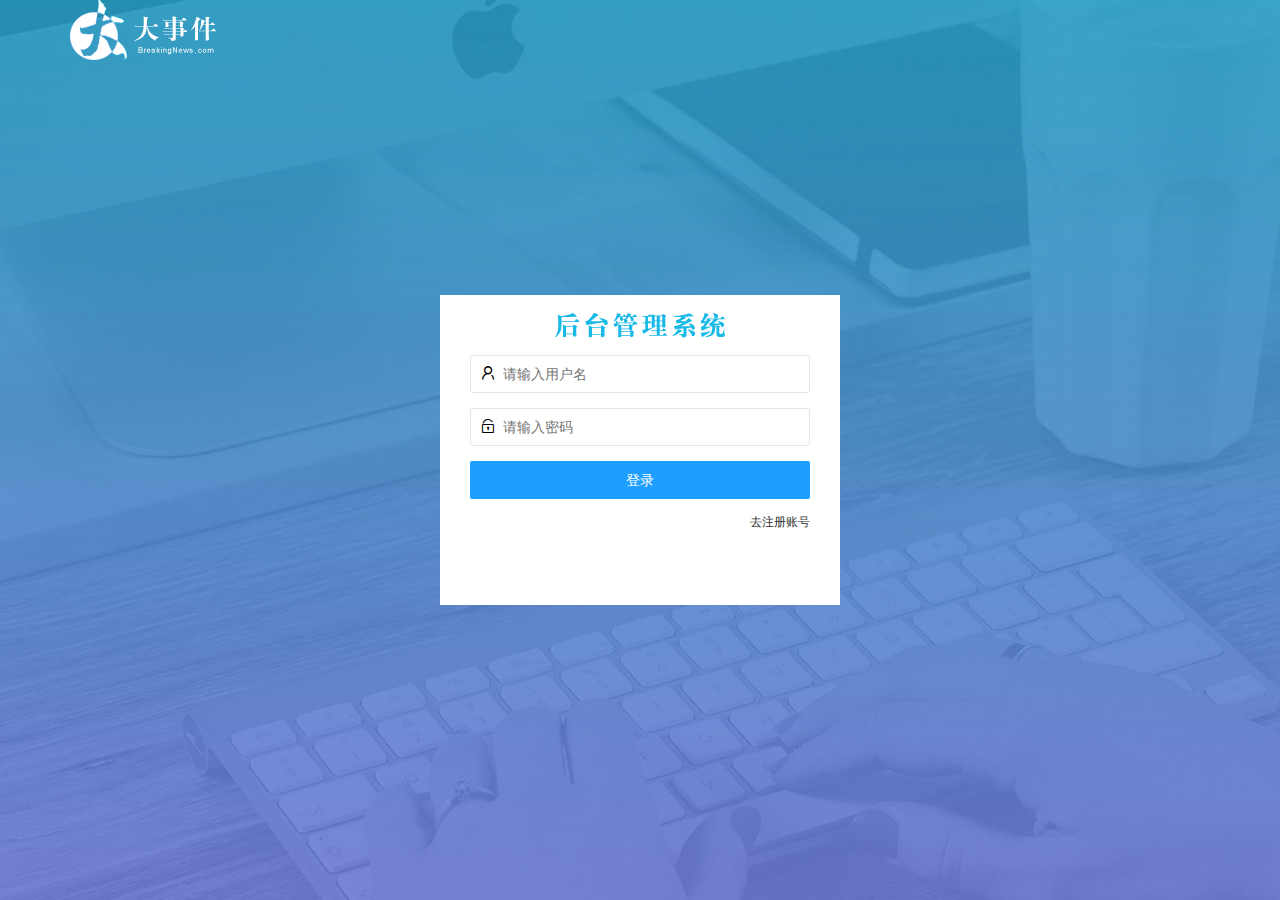
<file: login.html>
<!DOCTYPE html>
<html lang="en">

<head>
    <meta charset="UTF-8" />
    <meta http-equiv="X-UA-Compatible" content="IE=edge" />
    <meta name="viewport" content="width=device-width, initial-scale=1.0" />
    <title>大事件-登录</title>
    <!-- 导入 LayUI 样式 -->
    <link rel="stylesheet" href="/assets/lib/layui/css/layui.css" />
    <!-- 导入自定义样式 -->
    <link rel="stylesheet" href="/assets/css/login.css" />
    <script src="./assets/lib/jquery.js"></script>
</head>

<body>
    <!-- 头部 logo 区域 -->
    <div class="layui-main">
        <img src="/assets/images/logo.png" alt="" />
    </div>

    <!-- 登录注册区域 -->
    <div class="loginAndRegBox">
        <div class="title-box"></div>
        <!-- 登录 -->
        <div class="login-box">
            <form class="layui-form" id="form_login">

                <!-- 用户名 -->
                <div class="layui-form-item">
                    <i class="layui-icon layui-icon-username"></i>
                    <input type="text" name="username" required lay-verify="required" placeholder="请输入用户名"
                        autocomplete="off" class="layui-input" />
                </div>

                <!-- 密码 -->
                <div class="layui-form-item">
                    <i class="layui-icon layui-icon-password"></i>
                    <input type="password" name="password" required lay-verify="required" placeholder="请输入密码"
                        autocomplete="off" class="layui-input" />
                </div>

                <!-- 登录按钮 -->
                <div class="layui-form-item">
                    <!-- 注意：表单提交按钮和普通按钮的区别，就是 lay-submit 属性 -->
                    <button class="layui-btn layui-btn-normal layui-btn-fluid" lay-submit>
                        登录
                    </button>
                </div>
                <div class="layui-form-item link">
                    <a href="javascript:;" id="link_reg">去注册账号</a>
                </div>
            </form>
        </div>

        <!-- 注册 -->
        <div class="reg-box">
            <form class="layui-form" id="form_reg">
                <!-- 用户名 -->
                <div class="layui-form-item">
                    <i class="layui-icon layui-icon-username"></i>
                    <input type="text" name="username" required lay-verify="required" placeholder="请输入用户名"
                        autocomplete="off" class="layui-input" />
                </div>

                <!-- 密码 -->
                <div class="layui-form-item">
                    <i class="layui-icon layui-icon-password"></i>
                    <input type="password" name="password" required lay-verify="required|pwd" placeholder="再次确认密码"
                        autocomplete="off" class="layui-input" />
                </div>

                <!-- 确认密码 -->
                <div class="layui-form-item">
                    <i class="layui-icon layui-icon-password"></i>
                    <input type="password" name="repassword" required lay-verify="required|pwd|repwd"
                        placeholder="再次确认密码" autocomplete="off" class="layui-input" />
                </div>

                <!-- 注册按钮 -->
                <div class="layui-form-item">
                    <!-- 注意：表单提交按钮和普通按钮的区别，就是 lay-submit 属性 -->
                    <button class="layui-btn layui-btn-normal layui-btn-fluid" lay-submit>
                        注册
                    </button>
                </div>
                <div class="layui-form-item link">
                    <a href="javascript:;" id="link_login">去登录</a>
                </div>
            </form>
        </div>
    </div>
</body>
<!-- 引入layui.js -->
<script src="/assets/lib/layui/layui.js"></script>
<script src="/assets/lib/layui/layui.all.js"></script>

<script src="/assets/js/baseAPI.js"></script>
<!-- 引入自己的js -->
<script src="/assets/js/login.js"></script>

</html>
</file>
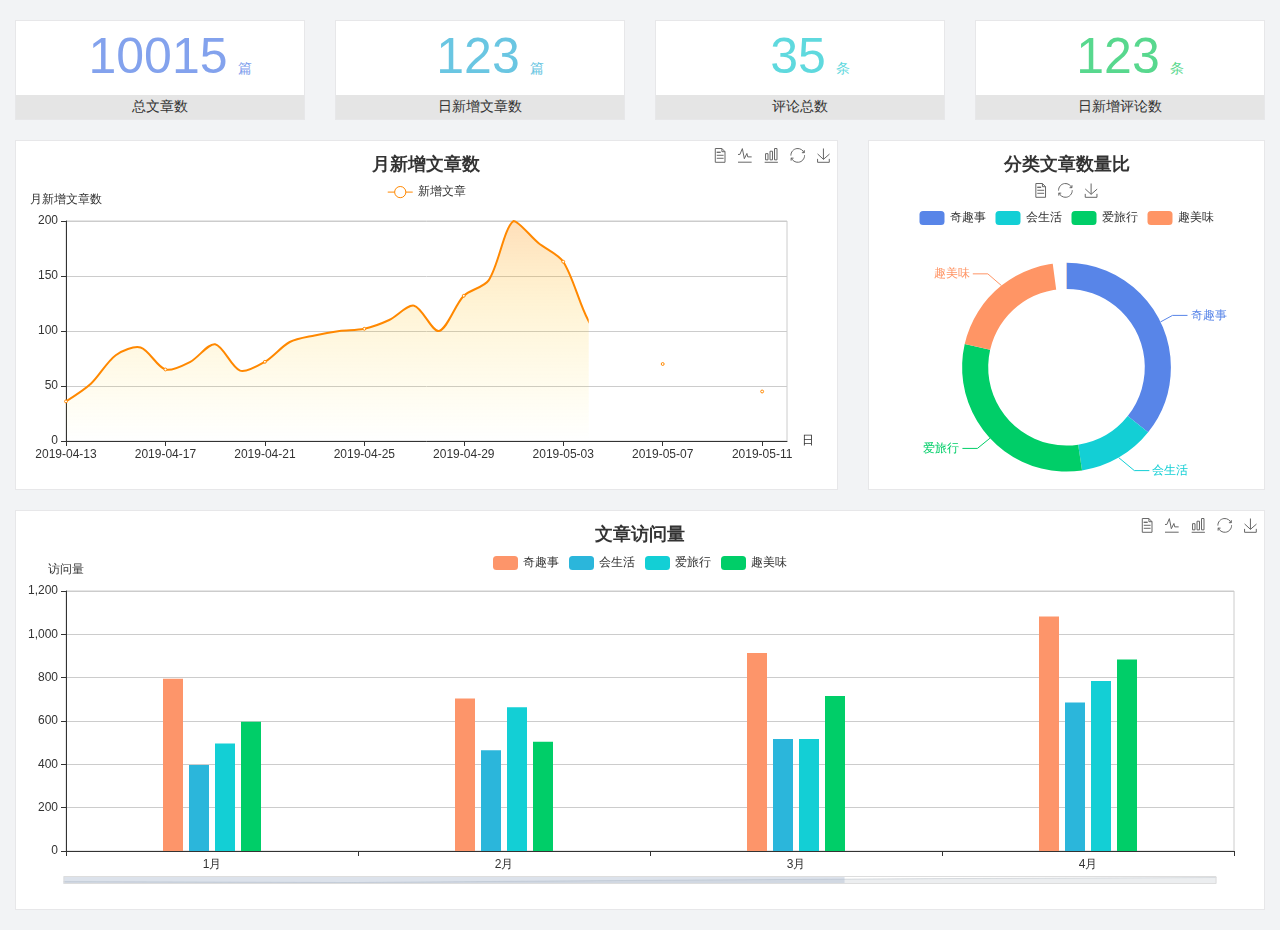
<file: home/dashboard.html>
<!DOCTYPE html>
<html lang="en">

<head>
  <meta charset="UTF-8">
  <meta name="viewport" content="width=device-width, initial-scale=1.0">
  <meta http-equiv="X-UA-Compatible" content="ie=edge">
  <title>图表统计</title>
  <link rel="stylesheet" href="../../assets/lib/bootstrap.css" />
  <link rel="stylesheet" href="../../assets/lib/main.css" />
  <script src="../../assets/lib/jquery.js"></script>
  <script type="text/javascript" src="../../assets/lib/echarts.min.js"></script>
</head>

<body>
  <div class="container-fluid">
    <div class="row spannel_list">
      <div class="col-sm-3 col-xs-6">
        <div class="spannel">
          <em>10015</em><span>篇</span>
          <b>总文章数</b>
        </div>
      </div>
      <div class="col-sm-3 col-xs-6">
        <div class="spannel scolor01">
          <em>123</em><span>篇</span>
          <b>日新增文章数</b>
        </div>
      </div>
      <div class="col-sm-3 col-xs-6">
        <div class="spannel scolor02">
          <em>35</em><span>条</span>
          <b>评论总数</b>
        </div>
      </div>
      <div class="col-sm-3 col-xs-6">
        <div class="spannel scolor03">
          <em>123</em><span>条</span>
          <b>日新增评论数</b>
        </div>
      </div>
    </div>
  </div>

  <div class="container-fluid">
    <div class="row curve-pie">
      <div class="col-lg-8 col-md-8">
        <div class="gragh_pannel" id="curve_show"></div>
      </div>
      <div class="col-lg-4 col-md-4">
        <div class="gragh_pannel" id="pie_show"></div>
      </div>
    </div>
  </div>

  <div class="container-fluid">
    <div class="column_pannel" id="column_show"></div>
  </div>

  <script>
    var oChart = echarts.init(document.getElementById('curve_show'));
    var aList_all = [
      { 'count': 36, 'date': '2019-04-13' },
      { 'count': 52, 'date': '2019-04-14' },
      { 'count': 78, 'date': '2019-04-15' },
      { 'count': 85, 'date': '2019-04-16' },
      { 'count': 65, 'date': '2019-04-17' },
      { 'count': 72, 'date': '2019-04-18' },
      { 'count': 88, 'date': '2019-04-19' },
      { 'count': 64, 'date': '2019-04-20' },
      { 'count': 72, 'date': '2019-04-21' },
      { 'count': 90, 'date': '2019-04-22' },
      { 'count': 96, 'date': '2019-04-23' },
      { 'count': 100, 'date': '2019-04-24' },
      { 'count': 102, 'date': '2019-04-25' },
      { 'count': 110, 'date': '2019-04-26' },
      { 'count': 123, 'date': '2019-04-27' },
      { 'count': 100, 'date': '2019-04-28' },
      { 'count': 132, 'date': '2019-04-29' },
      { 'count': 146, 'date': '2019-04-30' },
      { 'count': 200, 'date': '2019-05-01' },
      { 'count': 180, 'date': '2019-05-02' },
      { 'count': 163, 'date': '2019-05-03' },
      { 'count': 110, 'date': '2019-05-04' },
      { 'count': 80, 'date': '2019-05-05' },
      { 'count': 82, 'date': '2019-05-06' },
      { 'count': 70, 'date': '2019-05-07' },
      { 'count': 65, 'date': '2019-05-08' },
      { 'count': 54, 'date': '2019-05-09' },
      { 'count': 40, 'date': '2019-05-10' },
      { 'count': 45, 'date': '2019-05-11' },
      { 'count': 38, 'date': '2019-05-12' },
    ];

    let aCount = [];
    let aDate = [];

    for (var i = 0; i < aList_all.length; i++) {
      aCount.push(aList_all[i].count);
      aDate.push(aList_all[i].date);
    }

    var chartopt = {
      title: {
        text: '月新增文章数',
        left: 'center',
        top: '10'
      },
      tooltip: {
        trigger: 'axis'
      },
      legend: {
        data: ['新增文章'],
        top: '40'
      },
      toolbox: {
        show: true,
        feature: {
          mark: { show: true },
          dataView: { show: true, readOnly: false },
          magicType: { show: true, type: ['line', 'bar'] },
          restore: { show: true },
          saveAsImage: { show: true }
        }
      },
      calculable: true,
      xAxis: [
        {
          name: '日',
          type: 'category',
          boundaryGap: false,
          data: aDate
        }
      ],
      yAxis: [
        {
          name: '月新增文章数',
          type: 'value'
        }
      ],
      series: [
        {
          name: '新增文章',
          type: 'line',
          smooth: true,
          itemStyle: { normal: { areaStyle: { type: 'default' }, color: '#f80' }, lineStyle: { color: '#f80' } },
          data: aCount
        }],
      areaStyle: {
        normal: {
          color: new echarts.graphic.LinearGradient(0, 0, 0, 1, [{
            offset: 0,
            color: 'rgba(255,136,0,0.39)'
          }, {
            offset: .34,
            color: 'rgba(255,180,0,0.25)'
          }, {
            offset: 1,
            color: 'rgba(255,222,0,0.00)'
          }])

        }
      },
      grid: {
        show: true,
        x: 50,
        x2: 50,
        y: 80,
        height: 220
      }
    };

    oChart.setOption(chartopt);


    var oPie = echarts.init(document.getElementById('pie_show'));
    var oPieopt =
    {
      title: {
        top: 10,
        text: '分类文章数量比',
        x: 'center'
      },
      tooltip: {
        trigger: 'item',
        formatter: "{a} <br/>{b} : {c} ({d}%)"
      },
      color: ['#5885e8', '#13cfd5', '#00ce68', '#ff9565'],
      legend: {
        x: 'center',
        top: 65,
        data: ['奇趣事', '会生活', '爱旅行', '趣美味']
      },
      toolbox: {
        show: true,
        x: 'center',
        top: 35,
        feature: {
          mark: { show: true },
          dataView: { show: true, readOnly: false },
          magicType: {
            show: true,
            type: ['pie', 'funnel'],
            option: {
              funnel: {
                x: '25%',
                width: '50%',
                funnelAlign: 'left',
                max: 1548
              }
            }
          },
          restore: { show: true },
          saveAsImage: { show: true }
        }
      },
      calculable: true,
      series: [
        {
          name: '访问来源',
          type: 'pie',
          radius: ['45%', '60%'],
          center: ['50%', '65%'],
          data: [
            { value: 300, name: '奇趣事' },
            { value: 100, name: '会生活' },
            { value: 260, name: '爱旅行' },
            { value: 180, name: '趣美味' }
          ]
        }
      ]
    };
    oPie.setOption(oPieopt);



    var oColumn = this.echarts.init(document.getElementById('column_show'));
    var oColumnopt =
    {
      title: {
        text: '文章访问量',
        left: 'center',
        top: '10'
      },
      tooltip: {
        trigger: 'axis'
      },
      legend: {
        data: ['奇趣事', '会生活', '爱旅行', '趣美味'],
        top: '40'
      },
      toolbox: {
        show: true,
        feature: {
          mark: { show: true },
          dataView: { show: true, readOnly: false },
          magicType: { show: true, type: ['line', 'bar'] },
          restore: { show: true },
          saveAsImage: { show: true }
        }
      },
      calculable: true,
      xAxis: [
        {
          type: 'category',
          data: ['1月', '2月', '3月', '4月', '5月']
        }
      ],
      yAxis: [
        {
          name: '访问量',
          type: 'value'
        }
      ],
      series: [
        {
          name: '奇趣事',
          type: 'bar',
          barWidth: 20,
          itemStyle: {
            normal: { areaStyle: { type: 'default' }, color: '#fd956a' }
          },
          data: [800, 708, 920, 1090, 1200]
        },
        {
          name: '会生活',
          type: 'bar',
          barWidth: 20,
          itemStyle: {
            normal: { areaStyle: { type: 'default' }, color: '#2bb6db' }
          },
          data: [400, 468, 520, 690, 800]
        },
        {
          name: '爱旅行',
          type: 'bar',
          barWidth: 20,
          itemStyle: {
            normal: { areaStyle: { type: 'default' }, color: '#13cfd5' }
          },
          data: [500, 668, 520, 790, 900]
        },
        {
          name: '趣美味',
          type: 'bar',
          barWidth: 20,
          itemStyle: {
            normal: { areaStyle: { type: 'default' }, color: '#00ce68' }
          },
          data: [600, 508, 720, 890, 1000]
        }
      ],
      grid: {
        show: true,
        x: 50,
        x2: 30,
        y: 80,
        height: 260
      },
      dataZoom: [//给x轴设置滚动条
        {
          start: 0,//默认为0
          end: 100 - 1000 / 31,//默认为100
          type: 'slider',
          show: true,
          xAxisIndex: [0],
          handleSize: 0,//滑动条的 左右2个滑动条的大小
          height: 8,//组件高度
          left: 45, //左边的距离
          right: 50,//右边的距离
          bottom: 26,//右边的距离
          handleColor: '#ddd',//h滑动图标的颜色
          handleStyle: {
            borderColor: "#cacaca",
            borderWidth: "1",
            shadowBlur: 2,
            background: "#ddd",
            shadowColor: "#ddd",
          }
        }]
    };
    oColumn.setOption(oColumnopt);
  </script>
</body>

</html>
</file>
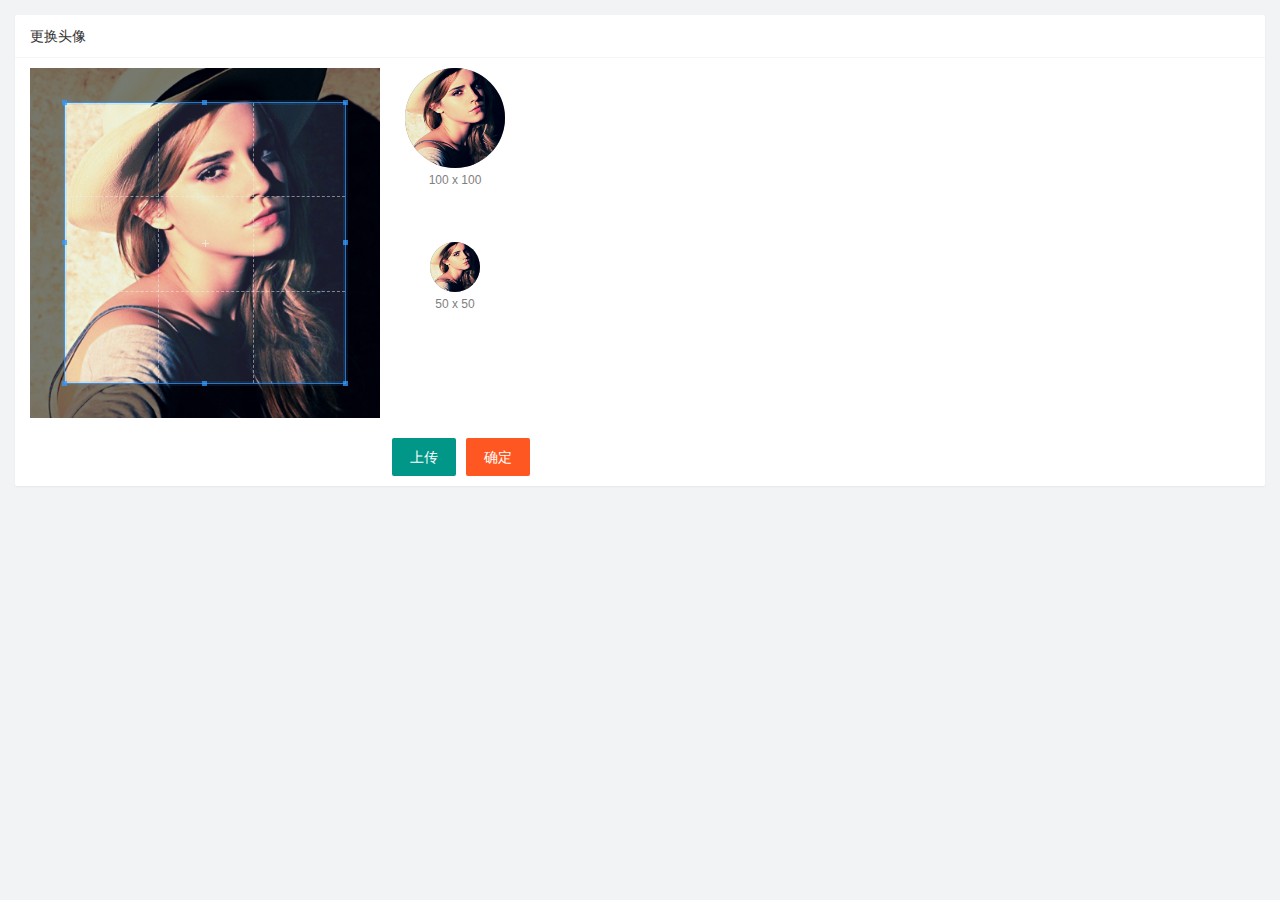
<file: user/user_avatar.html>
<!DOCTYPE html>
<html lang="en">

<head>
    <meta charset="UTF-8" />
    <meta http-equiv="X-UA-Compatible" content="IE=edge" />
    <meta name="viewport" content="width=device-width, initial-scale=1.0" />
    <title>Document</title>
    <link rel="stylesheet" href="/assets/lib/layui/css/layui.css" />
    <link rel="stylesheet" href="/assets/css/user/user_avatar.css" />
    <link rel="stylesheet" href="/assets/lib/cropper/cropper.css" />
</head>

<body>
    <div class="layui-card">
        <div class="layui-card-header">更换头像</div>
        <div class="layui-card-body">
            <!-- 第一行的图片裁剪和预览区域 -->
            <div class="row1">
                <!-- 图片裁剪区域 -->
                <div class="cropper-box">
                    <!-- 这个 img 标签很重要，将来会把它初始化为裁剪区域 -->
                    <img id="image" src="/assets/images/sample.jpg" />
                </div>
                <!-- 图片的预览区域 -->
                <div class="preview-box">
                    <div>
                        <!-- 宽高为 100px 的预览区域 -->
                        <div class="img-preview w100"></div>
                        <p class="size">100 x 100</p>
                    </div>
                    <div>
                        <!-- 宽高为 50px 的预览区域 -->
                        <div class="img-preview w50"></div>
                        <p class="size">50 x 50</p>
                    </div>
                </div>
            </div>
            <!-- 第二行的按钮区域 -->
            <div class="row2">
                <input type="file" id="file" accept="image/png,image/jpeg" />
                <button type="button" class="layui-btn" id="btnChooseImage">上传</button>
                <button type="button" class="layui-btn layui-btn-danger" id="btnUpload">确定</button>
            </div>
        </div>
    </div>
</body>
<script src="/assets/lib/jquery.js"></script>
<script src="/assets/lib/cropper/Cropper.js"></script>
<script src="/assets/lib/cropper/jquery-cropper.js"></script>
<script src="/assets/js/user/user_avatar.js"></script>
<script src="/assets/lib/layui/layui.all.js"></script>
<script src="/assets/js/baseAPI.js"></script>

</html>
</file>
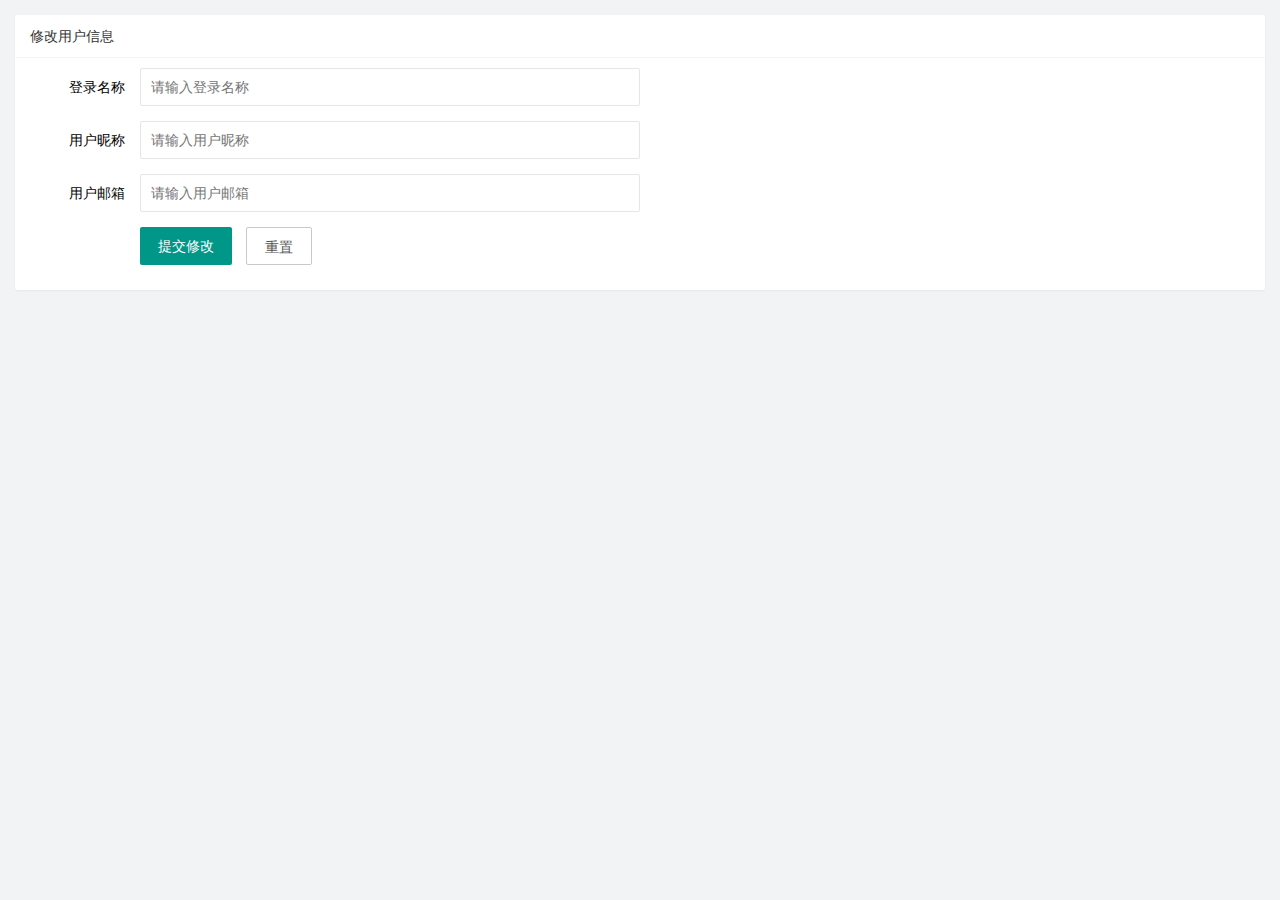
<file: user/user_info.html>
<!DOCTYPE html>
<html lang="en">

<head>
    <meta charset="UTF-8" />
    <meta http-equiv="X-UA-Compatible" content="IE=edge" />
    <meta name="viewport" content="width=device-width, initial-scale=1.0" />
    <title>Document</title>
    <link rel="stylesheet" href="/assets/lib/layui/css/layui.css">
    <link rel="stylesheet" href="/assets/css/user/user_info.css" />
</head>

<body>
    <div class="layui-card">
        <div class="layui-card-header">修改用户信息</div>
        <div class="layui-card-body">
            <form class="layui-form" action="" lay-filter="formUserInfo" action="">

                <!-- 隐藏域 -->
                <input type="hidden" name="id">
                <div class="layui-form-item">
                    <label class="layui-form-label">登录名称</label>
                    <div class="layui-input-block">
                        <input type="text" name="username" required readonly lay-verify="required" placeholder="请输入登录名称"
                            autocomplete="off" class="layui-input" />
                    </div>
                </div>
                <div class="layui-form-item">
                    <label class="layui-form-label">用户昵称</label>
                    <div class="layui-input-block">
                        <input type="text" name="nickname" required lay-verify="required|nickname" placeholder="请输入用户昵称"
                            autocomplete="off" class="layui-input" />
                    </div>
                </div>
                <div class="layui-form-item">
                    <label class="layui-form-label">用户邮箱</label>
                    <div class="layui-input-block">
                        <input type="text" name="email" required lay-verify="required|email" placeholder="请输入用户邮箱"
                            autocomplete="off" class="layui-input" />
                    </div>
                </div>
                <div class="layui-form-item">
                    <div class="layui-input-block">
                        <button class="layui-btn" lay-submit lay-filter="formDemo">提交修改</button>
                        <button type="reset" class="layui-btn layui-btn-primary" id="btnReset">重置</button>
                    </div>
                </div>
            </form>
        </div>
    </div>
</body>
<script src="/assets/lib/layui/layui.all.js"></script>
<script src="/assets/lib/jquery.js"></script>
<script src="/assets/js/baseAPI.js"></script>
<script src="/assets/js/user/user_info.js"></script>

</html>
</file>
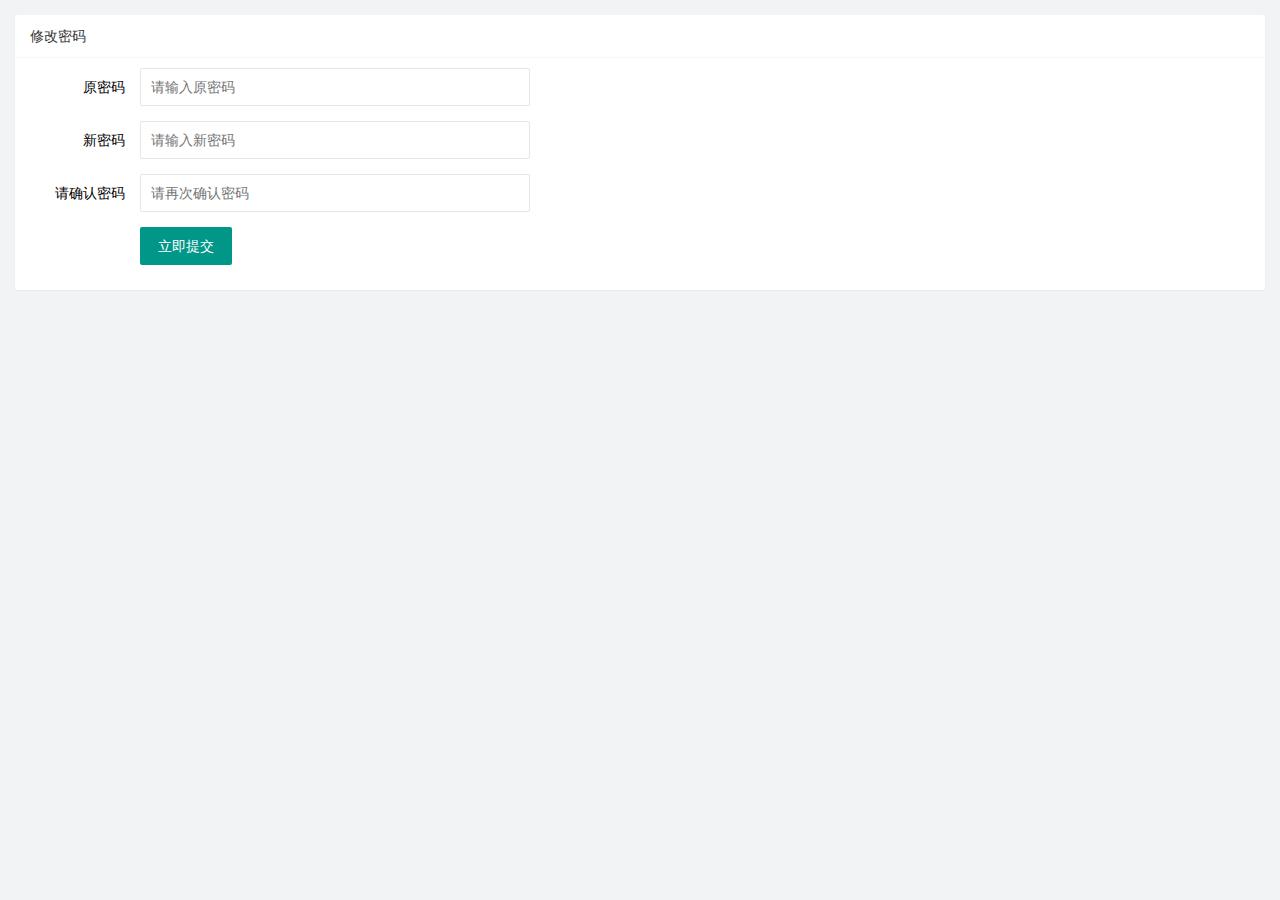
<file: user/user_pwd.html>
<!DOCTYPE html>
<html lang="en">
  <head>
    <meta charset="UTF-8" />
    <meta http-equiv="X-UA-Compatible" content="IE=edge" />
    <meta name="viewport" content="width=device-width, initial-scale=1.0" />
    <title>Document</title>
    <link rel="stylesheet" href="/assets/lib/layui/css/layui.css" />
    <link rel="stylesheet" href="/assets/css/user/user_pwd.css" />
  </head>
  <body>
    <div class="layui-card">
      <div class="layui-card-header">修改密码</div>
      <div class="layui-card-body">
        <form class="layui-form" action="">
            <div class="layui-form-item">
                <label class="layui-form-label">原密码</label>
                <div class="layui-input-block">
                    <input
                           type="password"
                           name="oldPwd"
                           required
                           lay-verify="required|pwd"
                           placeholder="请输入原密码"
                           autocomplete="off"
                           class="layui-input"
                           />
                </div>
            </div>
            <div class="layui-form-item">
                <label class="layui-form-label">新密码</label>
                <div class="layui-input-block">
                    <input
                           type="password"
                           name="newPwd"
                           required
                           lay-verify="required|pwd|samePwd"
                           placeholder="请输入新密码"
                           autocomplete="off"
                           class="layui-input" 
                           />
                </div>
            </div>
            <div class="layui-form-item">
                <label class="layui-form-label">请确认密码</label>
                <div class="layui-input-block">
                    <input
                           type="password"
                           name="rePwd"
                           required
                           lay-verify="required|pwd|rePwd"
                           placeholder="请再次确认密码"
                           autocomplete="off"
                           class="layui-input"
                           />
                </div>
            </div>
            <div class="layui-form-item">
                <div class="layui-input-block">
                    <button class="layui-btn" lay-submit lay-filter="formDemo">
                        立即提交
                    </button>
                </div>
            </div>
        </form>
      </div>
    </div>
  </body>
  <!-- 导入 layui 的 js -->
<script src="/assets/lib/layui/layui.all.js"></script>
<!-- 导入 jQuery -->
<script src="/assets/lib/jquery.js"></script>
<!-- 导入 baseAPI -->
<script src="/assets/js/baseAPI.js"></script>
<!-- 导入自己的 js -->
<script src="/assets/js/user/user_pwd.js"></script>
</html>
</file>
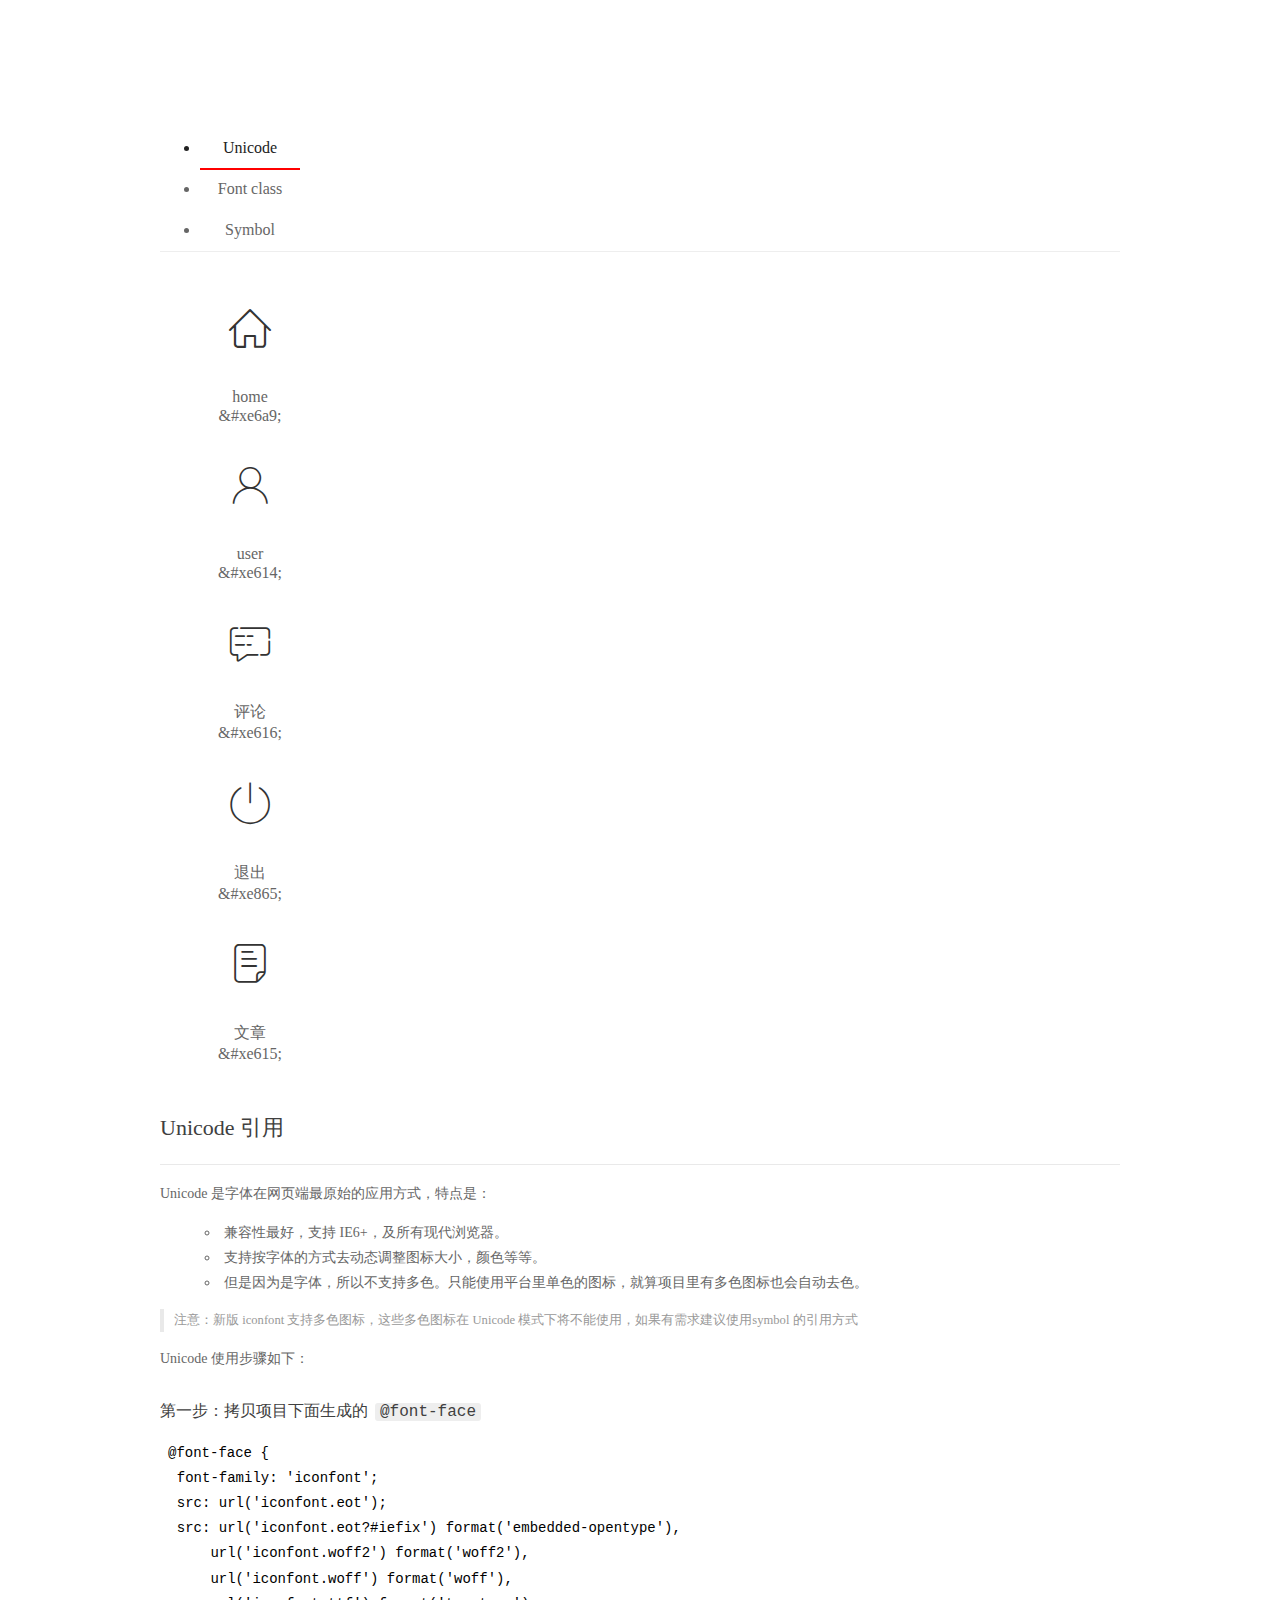
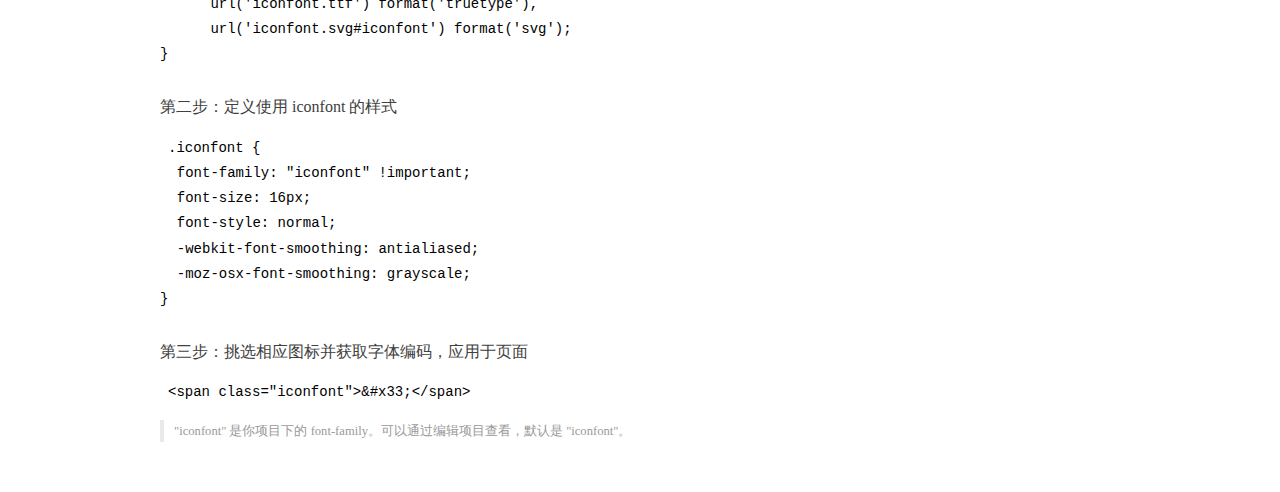
<file: assets/fonts/demo_index.html>
<!DOCTYPE html>
<html>
<head>
  <meta charset="utf-8"/>
  <title>IconFont Demo</title>
  <link rel="shortcut icon" href="https://gtms04.alicdn.com/tps/i4/TB1_oz6GVXXXXaFXpXXJDFnIXXX-64-64.ico" type="image/x-icon"/>
  <link rel="stylesheet" href="https://g.alicdn.com/thx/cube/1.3.2/cube.min.css">
  <link rel="stylesheet" href="demo.css">
  <link rel="stylesheet" href="iconfont.css">
  <script src="iconfont.js"></script>
  <!-- jQuery -->
  <script src="https://a1.alicdn.com/oss/uploads/2018/12/26/7bfddb60-08e8-11e9-9b04-53e73bb6408b.js"></script>
  <!-- 代码高亮 -->
  <script src="https://a1.alicdn.com/oss/uploads/2018/12/26/a3f714d0-08e6-11e9-8a15-ebf944d7534c.js"></script>
</head>
<body>
  <div class="main">
    <h1 class="logo"><a href="https://www.iconfont.cn/" title="iconfont 首页" target="_blank">&#xe86b;</a></h1>
    <div class="nav-tabs">
      <ul id="tabs" class="dib-box">
        <li class="dib active"><span>Unicode</span></li>
        <li class="dib"><span>Font class</span></li>
        <li class="dib"><span>Symbol</span></li>
      </ul>
      
    </div>
    <div class="tab-container">
      <div class="content unicode" style="display: block;">
          <ul class="icon_lists dib-box">
          
            <li class="dib">
              <span class="icon iconfont">&#xe6a9;</span>
                <div class="name">home</div>
                <div class="code-name">&amp;#xe6a9;</div>
              </li>
          
            <li class="dib">
              <span class="icon iconfont">&#xe614;</span>
                <div class="name">user</div>
                <div class="code-name">&amp;#xe614;</div>
              </li>
          
            <li class="dib">
              <span class="icon iconfont">&#xe616;</span>
                <div class="name">评论</div>
                <div class="code-name">&amp;#xe616;</div>
              </li>
          
            <li class="dib">
              <span class="icon iconfont">&#xe865;</span>
                <div class="name">退出</div>
                <div class="code-name">&amp;#xe865;</div>
              </li>
          
            <li class="dib">
              <span class="icon iconfont">&#xe615;</span>
                <div class="name">文章</div>
                <div class="code-name">&amp;#xe615;</div>
              </li>
          
          </ul>
          <div class="article markdown">
          <h2 id="unicode-">Unicode 引用</h2>
          <hr>

          <p>Unicode 是字体在网页端最原始的应用方式，特点是：</p>
          <ul>
            <li>兼容性最好，支持 IE6+，及所有现代浏览器。</li>
            <li>支持按字体的方式去动态调整图标大小，颜色等等。</li>
            <li>但是因为是字体，所以不支持多色。只能使用平台里单色的图标，就算项目里有多色图标也会自动去色。</li>
          </ul>
          <blockquote>
            <p>注意：新版 iconfont 支持多色图标，这些多色图标在 Unicode 模式下将不能使用，如果有需求建议使用symbol 的引用方式</p>
          </blockquote>
          <p>Unicode 使用步骤如下：</p>
          <h3 id="-font-face">第一步：拷贝项目下面生成的 <code>@font-face</code></h3>
<pre><code class="language-css"
>@font-face {
  font-family: 'iconfont';
  src: url('iconfont.eot');
  src: url('iconfont.eot?#iefix') format('embedded-opentype'),
      url('iconfont.woff2') format('woff2'),
      url('iconfont.woff') format('woff'),
      url('iconfont.ttf') format('truetype'),
      url('iconfont.svg#iconfont') format('svg');
}
</code></pre>
          <h3 id="-iconfont-">第二步：定义使用 iconfont 的样式</h3>
<pre><code class="language-css"
>.iconfont {
  font-family: "iconfont" !important;
  font-size: 16px;
  font-style: normal;
  -webkit-font-smoothing: antialiased;
  -moz-osx-font-smoothing: grayscale;
}
</code></pre>
          <h3 id="-">第三步：挑选相应图标并获取字体编码，应用于页面</h3>
<pre>
<code class="language-html"
>&lt;span class="iconfont"&gt;&amp;#x33;&lt;/span&gt;
</code></pre>
          <blockquote>
            <p>"iconfont" 是你项目下的 font-family。可以通过编辑项目查看，默认是 "iconfont"。</p>
          </blockquote>
          </div>
      </div>
      <div class="content font-class">
        <ul class="icon_lists dib-box">
          
          <li class="dib">
            <span class="icon iconfont icon-home"></span>
            <div class="name">
              home
            </div>
            <div class="code-name">.icon-home
            </div>
          </li>
          
          <li class="dib">
            <span class="icon iconfont icon-user"></span>
            <div class="name">
              user
            </div>
            <div class="code-name">.icon-user
            </div>
          </li>
          
          <li class="dib">
            <span class="icon iconfont icon-pinglun"></span>
            <div class="name">
              评论
            </div>
            <div class="code-name">.icon-pinglun
            </div>
          </li>
          
          <li class="dib">
            <span class="icon iconfont icon-tuichu"></span>
            <div class="name">
              退出
            </div>
            <div class="code-name">.icon-tuichu
            </div>
          </li>
          
          <li class="dib">
            <span class="icon iconfont icon-16"></span>
            <div class="name">
              文章
            </div>
            <div class="code-name">.icon-16
            </div>
          </li>
          
        </ul>
        <div class="article markdown">
        <h2 id="font-class-">font-class 引用</h2>
        <hr>

        <p>font-class 是 Unicode 使用方式的一种变种，主要是解决 Unicode 书写不直观，语意不明确的问题。</p>
        <p>与 Unicode 使用方式相比，具有如下特点：</p>
        <ul>
          <li>兼容性良好，支持 IE8+，及所有现代浏览器。</li>
          <li>相比于 Unicode 语意明确，书写更直观。可以很容易分辨这个 icon 是什么。</li>
          <li>因为使用 class 来定义图标，所以当要替换图标时，只需要修改 class 里面的 Unicode 引用。</li>
          <li>不过因为本质上还是使用的字体，所以多色图标还是不支持的。</li>
        </ul>
        <p>使用步骤如下：</p>
        <h3 id="-fontclass-">第一步：引入项目下面生成的 fontclass 代码：</h3>
<pre><code class="language-html">&lt;link rel="stylesheet" href="./iconfont.css"&gt;
</code></pre>
        <h3 id="-">第二步：挑选相应图标并获取类名，应用于页面：</h3>
<pre><code class="language-html">&lt;span class="iconfont icon-xxx"&gt;&lt;/span&gt;
</code></pre>
        <blockquote>
          <p>"
            iconfont" 是你项目下的 font-family。可以通过编辑项目查看，默认是 "iconfont"。</p>
        </blockquote>
      </div>
      </div>
      <div class="content symbol">
          <ul class="icon_lists dib-box">
          
            <li class="dib">
                <svg class="icon svg-icon" aria-hidden="true">
                  <use xlink:href="#icon-home"></use>
                </svg>
                <div class="name">home</div>
                <div class="code-name">#icon-home</div>
            </li>
          
            <li class="dib">
                <svg class="icon svg-icon" aria-hidden="true">
                  <use xlink:href="#icon-user"></use>
                </svg>
                <div class="name">user</div>
                <div class="code-name">#icon-user</div>
            </li>
          
            <li class="dib">
                <svg class="icon svg-icon" aria-hidden="true">
                  <use xlink:href="#icon-pinglun"></use>
                </svg>
                <div class="name">评论</div>
                <div class="code-name">#icon-pinglun</div>
            </li>
          
            <li class="dib">
                <svg class="icon svg-icon" aria-hidden="true">
                  <use xlink:href="#icon-tuichu"></use>
                </svg>
                <div class="name">退出</div>
                <div class="code-name">#icon-tuichu</div>
            </li>
          
            <li class="dib">
                <svg class="icon svg-icon" aria-hidden="true">
                  <use xlink:href="#icon-16"></use>
                </svg>
                <div class="name">文章</div>
                <div class="code-name">#icon-16</div>
            </li>
          
          </ul>
          <div class="article markdown">
          <h2 id="symbol-">Symbol 引用</h2>
          <hr>

          <p>这是一种全新的使用方式，应该说这才是未来的主流，也是平台目前推荐的用法。相关介绍可以参考这篇<a href="">文章</a>
            这种用法其实是做了一个 SVG 的集合，与另外两种相比具有如下特点：</p>
          <ul>
            <li>支持多色图标了，不再受单色限制。</li>
            <li>通过一些技巧，支持像字体那样，通过 <code>font-size</code>, <code>color</code> 来调整样式。</li>
            <li>兼容性较差，支持 IE9+，及现代浏览器。</li>
            <li>浏览器渲染 SVG 的性能一般，还不如 png。</li>
          </ul>
          <p>使用步骤如下：</p>
          <h3 id="-symbol-">第一步：引入项目下面生成的 symbol 代码：</h3>
<pre><code class="language-html">&lt;script src="./iconfont.js"&gt;&lt;/script&gt;
</code></pre>
          <h3 id="-css-">第二步：加入通用 CSS 代码（引入一次就行）：</h3>
<pre><code class="language-html">&lt;style&gt;
.icon {
  width: 1em;
  height: 1em;
  vertical-align: -0.15em;
  fill: currentColor;
  overflow: hidden;
}
&lt;/style&gt;
</code></pre>
          <h3 id="-">第三步：挑选相应图标并获取类名，应用于页面：</h3>
<pre><code class="language-html">&lt;svg class="icon" aria-hidden="true"&gt;
  &lt;use xlink:href="#icon-xxx"&gt;&lt;/use&gt;
&lt;/svg&gt;
</code></pre>
          </div>
      </div>

    </div>
  </div>
  <script>
  $(document).ready(function () {
      $('.tab-container .content:first').show()

      $('#tabs li').click(function (e) {
        var tabContent = $('.tab-container .content')
        var index = $(this).index()

        if ($(this).hasClass('active')) {
          return
        } else {
          $('#tabs li').removeClass('active')
          $(this).addClass('active')

          tabContent.hide().eq(index).fadeIn()
        }
      })
    })
  </script>
</body>
</html>
</file>
<file: assets/lib/layui/css/layui.css>
/** layui-v2.5.5 MIT License By https://www.layui.com */
 .layui-inline,img{display:inline-block;vertical-align:middle}h1,h2,h3,h4,h5,h6{font-weight:400}.layui-edge,.layui-header,.layui-inline,.layui-main{position:relative}.layui-body,.layui-edge,.layui-elip{overflow:hidden}.layui-btn,.layui-edge,.layui-inline,img{vertical-align:middle}.layui-btn,.layui-disabled,.layui-icon,.layui-unselect{-moz-user-select:none;-webkit-user-select:none;-ms-user-select:none}.layui-elip,.layui-form-checkbox span,.layui-form-pane .layui-form-label{text-overflow:ellipsis;white-space:nowrap}.layui-breadcrumb,.layui-tree-btnGroup{visibility:hidden}blockquote,body,button,dd,div,dl,dt,form,h1,h2,h3,h4,h5,h6,input,li,ol,p,pre,td,textarea,th,ul{margin:0;padding:0;-webkit-tap-highlight-color:rgba(0,0,0,0)}a:active,a:hover{outline:0}img{border:none}li{list-style:none}table{border-collapse:collapse;border-spacing:0}h4,h5,h6{font-size:100%}button,input,optgroup,option,select,textarea{font-family:inherit;font-size:inherit;font-style:inherit;font-weight:inherit;outline:0}pre{white-space:pre-wrap;white-space:-moz-pre-wrap;white-space:-pre-wrap;white-space:-o-pre-wrap;word-wrap:break-word}body{line-height:24px;font:14px Helvetica Neue,Helvetica,PingFang SC,Tahoma,Arial,sans-serif}hr{height:1px;margin:10px 0;border:0;clear:both}a{color:#333;text-decoration:none}a:hover{color:#777}a cite{font-style:normal;*cursor:pointer}.layui-border-box,.layui-border-box *{box-sizing:border-box}.layui-box,.layui-box *{box-sizing:content-box}.layui-clear{clear:both;*zoom:1}.layui-clear:after{content:'\20';clear:both;*zoom:1;display:block;height:0}.layui-inline{*display:inline;*zoom:1}.layui-edge{display:inline-block;width:0;height:0;border-width:6px;border-style:dashed;border-color:transparent}.layui-edge-top{top:-4px;border-bottom-color:#999;border-bottom-style:solid}.layui-edge-right{border-left-color:#999;border-left-style:solid}.layui-edge-bottom{top:2px;border-top-color:#999;border-top-style:solid}.layui-edge-left{border-right-color:#999;border-right-style:solid}.layui-disabled,.layui-disabled:hover{color:#d2d2d2!important;cursor:not-allowed!important}.layui-circle{border-radius:100%}.layui-show{display:block!important}.layui-hide{display:none!important}@font-face{font-family:layui-icon;src:url(../font/iconfont.eot?v=250);src:url(../font/iconfont.eot?v=250#iefix) format('embedded-opentype'),url(../font/iconfont.woff2?v=250) format('woff2'),url(../font/iconfont.woff?v=250) format('woff'),url(../font/iconfont.ttf?v=250) format('truetype'),url(../font/iconfont.svg?v=250#layui-icon) format('svg')}.layui-icon{font-family:layui-icon!important;font-size:16px;font-style:normal;-webkit-font-smoothing:antialiased;-moz-osx-font-smoothing:grayscale}.layui-icon-reply-fill:before{content:"\e611"}.layui-icon-set-fill:before{content:"\e614"}.layui-icon-menu-fill:before{content:"\e60f"}.layui-icon-search:before{content:"\e615"}.layui-icon-share:before{content:"\e641"}.layui-icon-set-sm:before{content:"\e620"}.layui-icon-engine:before{content:"\e628"}.layui-icon-close:before{content:"\1006"}.layui-icon-close-fill:before{content:"\1007"}.layui-icon-chart-screen:before{content:"\e629"}.layui-icon-star:before{content:"\e600"}.layui-icon-circle-dot:before{content:"\e617"}.layui-icon-chat:before{content:"\e606"}.layui-icon-release:before{content:"\e609"}.layui-icon-list:before{content:"\e60a"}.layui-icon-chart:before{content:"\e62c"}.layui-icon-ok-circle:before{content:"\1005"}.layui-icon-layim-theme:before{content:"\e61b"}.layui-icon-table:before{content:"\e62d"}.layui-icon-right:before{content:"\e602"}.layui-icon-left:before{content:"\e603"}.layui-icon-cart-simple:before{content:"\e698"}.layui-icon-face-cry:before{content:"\e69c"}.layui-icon-face-smile:before{content:"\e6af"}.layui-icon-survey:before{content:"\e6b2"}.layui-icon-tree:before{content:"\e62e"}.layui-icon-upload-circle:before{content:"\e62f"}.layui-icon-add-circle:before{content:"\e61f"}.layui-icon-download-circle:before{content:"\e601"}.layui-icon-templeate-1:before{content:"\e630"}.layui-icon-util:before{content:"\e631"}.layui-icon-face-surprised:before{content:"\e664"}.layui-icon-edit:before{content:"\e642"}.layui-icon-speaker:before{content:"\e645"}.layui-icon-down:before{content:"\e61a"}.layui-icon-file:before{content:"\e621"}.layui-icon-layouts:before{content:"\e632"}.layui-icon-rate-half:before{content:"\e6c9"}.layui-icon-add-circle-fine:before{content:"\e608"}.layui-icon-prev-circle:before{content:"\e633"}.layui-icon-read:before{content:"\e705"}.layui-icon-404:before{content:"\e61c"}.layui-icon-carousel:before{content:"\e634"}.layui-icon-help:before{content:"\e607"}.layui-icon-code-circle:before{content:"\e635"}.layui-icon-water:before{content:"\e636"}.layui-icon-username:before{content:"\e66f"}.layui-icon-find-fill:before{content:"\e670"}.layui-icon-about:before{content:"\e60b"}.layui-icon-location:before{content:"\e715"}.layui-icon-up:before{content:"\e619"}.layui-icon-pause:before{content:"\e651"}.layui-icon-date:before{content:"\e637"}.layui-icon-layim-uploadfile:before{content:"\e61d"}.layui-icon-delete:before{content:"\e640"}.layui-icon-play:before{content:"\e652"}.layui-icon-top:before{content:"\e604"}.layui-icon-friends:before{content:"\e612"}.layui-icon-refresh-3:before{content:"\e9aa"}.layui-icon-ok:before{content:"\e605"}.layui-icon-layer:before{content:"\e638"}.layui-icon-face-smile-fine:before{content:"\e60c"}.layui-icon-dollar:before{content:"\e659"}.layui-icon-group:before{content:"\e613"}.layui-icon-layim-download:before{content:"\e61e"}.layui-icon-picture-fine:before{content:"\e60d"}.layui-icon-link:before{content:"\e64c"}.layui-icon-diamond:before{content:"\e735"}.layui-icon-log:before{content:"\e60e"}.layui-icon-rate-solid:before{content:"\e67a"}.layui-icon-fonts-del:before{content:"\e64f"}.layui-icon-unlink:before{content:"\e64d"}.layui-icon-fonts-clear:before{content:"\e639"}.layui-icon-triangle-r:before{content:"\e623"}.layui-icon-circle:before{content:"\e63f"}.layui-icon-radio:before{content:"\e643"}.layui-icon-align-center:before{content:"\e647"}.layui-icon-align-right:before{content:"\e648"}.layui-icon-align-left:before{content:"\e649"}.layui-icon-loading-1:before{content:"\e63e"}.layui-icon-return:before{content:"\e65c"}.layui-icon-fonts-strong:before{content:"\e62b"}.layui-icon-upload:before{content:"\e67c"}.layui-icon-dialogue:before{content:"\e63a"}.layui-icon-video:before{content:"\e6ed"}.layui-icon-headset:before{content:"\e6fc"}.layui-icon-cellphone-fine:before{content:"\e63b"}.layui-icon-add-1:before{content:"\e654"}.layui-icon-face-smile-b:before{content:"\e650"}.layui-icon-fonts-html:before{content:"\e64b"}.layui-icon-form:before{content:"\e63c"}.layui-icon-cart:before{content:"\e657"}.layui-icon-camera-fill:before{content:"\e65d"}.layui-icon-tabs:before{content:"\e62a"}.layui-icon-fonts-code:before{content:"\e64e"}.layui-icon-fire:before{content:"\e756"}.layui-icon-set:before{content:"\e716"}.layui-icon-fonts-u:before{content:"\e646"}.layui-icon-triangle-d:before{content:"\e625"}.layui-icon-tips:before{content:"\e702"}.layui-icon-picture:before{content:"\e64a"}.layui-icon-more-vertical:before{content:"\e671"}.layui-icon-flag:before{content:"\e66c"}.layui-icon-loading:before{content:"\e63d"}.layui-icon-fonts-i:before{content:"\e644"}.layui-icon-refresh-1:before{content:"\e666"}.layui-icon-rmb:before{content:"\e65e"}.layui-icon-home:before{content:"\e68e"}.layui-icon-user:before{content:"\e770"}.layui-icon-notice:before{content:"\e667"}.layui-icon-login-weibo:before{content:"\e675"}.layui-icon-voice:before{content:"\e688"}.layui-icon-upload-drag:before{content:"\e681"}.layui-icon-login-qq:before{content:"\e676"}.layui-icon-snowflake:before{content:"\e6b1"}.layui-icon-file-b:before{content:"\e655"}.layui-icon-template:before{content:"\e663"}.layui-icon-auz:before{content:"\e672"}.layui-icon-console:before{content:"\e665"}.layui-icon-app:before{content:"\e653"}.layui-icon-prev:before{content:"\e65a"}.layui-icon-website:before{content:"\e7ae"}.layui-icon-next:before{content:"\e65b"}.layui-icon-component:before{content:"\e857"}.layui-icon-more:before{content:"\e65f"}.layui-icon-login-wechat:before{content:"\e677"}.layui-icon-shrink-right:before{content:"\e668"}.layui-icon-spread-left:before{content:"\e66b"}.layui-icon-camera:before{content:"\e660"}.layui-icon-note:before{content:"\e66e"}.layui-icon-refresh:before{content:"\e669"}.layui-icon-female:before{content:"\e661"}.layui-icon-male:before{content:"\e662"}.layui-icon-password:before{content:"\e673"}.layui-icon-senior:before{content:"\e674"}.layui-icon-theme:before{content:"\e66a"}.layui-icon-tread:before{content:"\e6c5"}.layui-icon-praise:before{content:"\e6c6"}.layui-icon-star-fill:before{content:"\e658"}.layui-icon-rate:before{content:"\e67b"}.layui-icon-template-1:before{content:"\e656"}.layui-icon-vercode:before{content:"\e679"}.layui-icon-cellphone:before{content:"\e678"}.layui-icon-screen-full:before{content:"\e622"}.layui-icon-screen-restore:before{content:"\e758"}.layui-icon-cols:before{content:"\e610"}.layui-icon-export:before{content:"\e67d"}.layui-icon-print:before{content:"\e66d"}.layui-icon-slider:before{content:"\e714"}.layui-icon-addition:before{content:"\e624"}.layui-icon-subtraction:before{content:"\e67e"}.layui-icon-service:before{content:"\e626"}.layui-icon-transfer:before{content:"\e691"}.layui-main{width:1140px;margin:0 auto}.layui-header{z-index:1000;height:60px}.layui-header a:hover{transition:all .5s;-webkit-transition:all .5s}.layui-side{position:fixed;left:0;top:0;bottom:0;z-index:999;width:200px;overflow-x:hidden}.layui-side-scroll{position:relative;width:220px;height:100%;overflow-x:hidden}.layui-body{position:absolute;left:200px;right:0;top:0;bottom:0;z-index:998;width:auto;overflow-y:auto;box-sizing:border-box}.layui-layout-body{overflow:hidden}.layui-layout-admin .layui-header{background-color:#23262E}.layui-layout-admin .layui-side{top:60px;width:200px;overflow-x:hidden}.layui-layout-admin .layui-body{position:fixed;top:60px;bottom:44px}.layui-layout-admin .layui-main{width:auto;margin:0 15px}.layui-layout-admin .layui-footer{position:fixed;left:200px;right:0;bottom:0;height:44px;line-height:44px;padding:0 15px;background-color:#eee}.layui-layout-admin .layui-logo{position:absolute;left:0;top:0;width:200px;height:100%;line-height:60px;text-align:center;color:#009688;font-size:16px}.layui-layout-admin .layui-header .layui-nav{background:0 0}.layui-layout-left{position:absolute!important;left:200px;top:0}.layui-layout-right{position:absolute!important;right:0;top:0}.layui-container{position:relative;margin:0 auto;padding:0 15px;box-sizing:border-box}.layui-fluid{position:relative;margin:0 auto;padding:0 15px}.layui-row:after,.layui-row:before{content:'';display:block;clear:both}.layui-col-lg1,.layui-col-lg10,.layui-col-lg11,.layui-col-lg12,.layui-col-lg2,.layui-col-lg3,.layui-col-lg4,.layui-col-lg5,.layui-col-lg6,.layui-col-lg7,.layui-col-lg8,.layui-col-lg9,.layui-col-md1,.layui-col-md10,.layui-col-md11,.layui-col-md12,.layui-col-md2,.layui-col-md3,.layui-col-md4,.layui-col-md5,.layui-col-md6,.layui-col-md7,.layui-col-md8,.layui-col-md9,.layui-col-sm1,.layui-col-sm10,.layui-col-sm11,.layui-col-sm12,.layui-col-sm2,.layui-col-sm3,.layui-col-sm4,.layui-col-sm5,.layui-col-sm6,.layui-col-sm7,.layui-col-sm8,.layui-col-sm9,.layui-col-xs1,.layui-col-xs10,.layui-col-xs11,.layui-col-xs12,.layui-col-xs2,.layui-col-xs3,.layui-col-xs4,.layui-col-xs5,.layui-col-xs6,.layui-col-xs7,.layui-col-xs8,.layui-col-xs9{position:relative;display:block;box-sizing:border-box}.layui-col-xs1,.layui-col-xs10,.layui-col-xs11,.layui-col-xs12,.layui-col-xs2,.layui-col-xs3,.layui-col-xs4,.layui-col-xs5,.layui-col-xs6,.layui-col-xs7,.layui-col-xs8,.layui-col-xs9{float:left}.layui-col-xs1{width:8.33333333%}.layui-col-xs2{width:16.66666667%}.layui-col-xs3{width:25%}.layui-col-xs4{width:33.33333333%}.layui-col-xs5{width:41.66666667%}.layui-col-xs6{width:50%}.layui-col-xs7{width:58.33333333%}.layui-col-xs8{width:66.66666667%}.layui-col-xs9{width:75%}.layui-col-xs10{width:83.33333333%}.layui-col-xs11{width:91.66666667%}.layui-col-xs12{width:100%}.layui-col-xs-offset1{margin-left:8.33333333%}.layui-col-xs-offset2{margin-left:16.66666667%}.layui-col-xs-offset3{margin-left:25%}.layui-col-xs-offset4{margin-left:33.33333333%}.layui-col-xs-offset5{margin-left:41.66666667%}.layui-col-xs-offset6{margin-left:50%}.layui-col-xs-offset7{margin-left:58.33333333%}.layui-col-xs-offset8{margin-left:66.66666667%}.layui-col-xs-offset9{margin-left:75%}.layui-col-xs-offset10{margin-left:83.33333333%}.layui-col-xs-offset11{margin-left:91.66666667%}.layui-col-xs-offset12{margin-left:100%}@media screen and (max-width:768px){.layui-hide-xs{display:none!important}.layui-show-xs-block{display:block!important}.layui-show-xs-inline{display:inline!important}.layui-show-xs-inline-block{display:inline-block!important}}@media screen and (min-width:768px){.layui-container{width:750px}.layui-hide-sm{display:none!important}.layui-show-sm-block{display:block!important}.layui-show-sm-inline{display:inline!important}.layui-show-sm-inline-block{display:inline-block!important}.layui-col-sm1,.layui-col-sm10,.layui-col-sm11,.layui-col-sm12,.layui-col-sm2,.layui-col-sm3,.layui-col-sm4,.layui-col-sm5,.layui-col-sm6,.layui-col-sm7,.layui-col-sm8,.layui-col-sm9{float:left}.layui-col-sm1{width:8.33333333%}.layui-col-sm2{width:16.66666667%}.layui-col-sm3{width:25%}.layui-col-sm4{width:33.33333333%}.layui-col-sm5{width:41.66666667%}.layui-col-sm6{width:50%}.layui-col-sm7{width:58.33333333%}.layui-col-sm8{width:66.66666667%}.layui-col-sm9{width:75%}.layui-col-sm10{width:83.33333333%}.layui-col-sm11{width:91.66666667%}.layui-col-sm12{width:100%}.layui-col-sm-offset1{margin-left:8.33333333%}.layui-col-sm-offset2{margin-left:16.66666667%}.layui-col-sm-offset3{margin-left:25%}.layui-col-sm-offset4{margin-left:33.33333333%}.layui-col-sm-offset5{margin-left:41.66666667%}.layui-col-sm-offset6{margin-left:50%}.layui-col-sm-offset7{margin-left:58.33333333%}.layui-col-sm-offset8{margin-left:66.66666667%}.layui-col-sm-offset9{margin-left:75%}.layui-col-sm-offset10{margin-left:83.33333333%}.layui-col-sm-offset11{margin-left:91.66666667%}.layui-col-sm-offset12{margin-left:100%}}@media screen and (min-width:992px){.layui-container{width:970px}.layui-hide-md{display:none!important}.layui-show-md-block{display:block!important}.layui-show-md-inline{display:inline!important}.layui-show-md-inline-block{display:inline-block!important}.layui-col-md1,.layui-col-md10,.layui-col-md11,.layui-col-md12,.layui-col-md2,.layui-col-md3,.layui-col-md4,.layui-col-md5,.layui-col-md6,.layui-col-md7,.layui-col-md8,.layui-col-md9{float:left}.layui-col-md1{width:8.33333333%}.layui-col-md2{width:16.66666667%}.layui-col-md3{width:25%}.layui-col-md4{width:33.33333333%}.layui-col-md5{width:41.66666667%}.layui-col-md6{width:50%}.layui-col-md7{width:58.33333333%}.layui-col-md8{width:66.66666667%}.layui-col-md9{width:75%}.layui-col-md10{width:83.33333333%}.layui-col-md11{width:91.66666667%}.layui-col-md12{width:100%}.layui-col-md-offset1{margin-left:8.33333333%}.layui-col-md-offset2{margin-left:16.66666667%}.layui-col-md-offset3{margin-left:25%}.layui-col-md-offset4{margin-left:33.33333333%}.layui-col-md-offset5{margin-left:41.66666667%}.layui-col-md-offset6{margin-left:50%}.layui-col-md-offset7{margin-left:58.33333333%}.layui-col-md-offset8{margin-left:66.66666667%}.layui-col-md-offset9{margin-left:75%}.layui-col-md-offset10{margin-left:83.33333333%}.layui-col-md-offset11{margin-left:91.66666667%}.layui-col-md-offset12{margin-left:100%}}@media screen and (min-width:1200px){.layui-container{width:1170px}.layui-hide-lg{display:none!important}.layui-show-lg-block{display:block!important}.layui-show-lg-inline{display:inline!important}.layui-show-lg-inline-block{display:inline-block!important}.layui-col-lg1,.layui-col-lg10,.layui-col-lg11,.layui-col-lg12,.layui-col-lg2,.layui-col-lg3,.layui-col-lg4,.layui-col-lg5,.layui-col-lg6,.layui-col-lg7,.layui-col-lg8,.layui-col-lg9{float:left}.layui-col-lg1{width:8.33333333%}.layui-col-lg2{width:16.66666667%}.layui-col-lg3{width:25%}.layui-col-lg4{width:33.33333333%}.layui-col-lg5{width:41.66666667%}.layui-col-lg6{width:50%}.layui-col-lg7{width:58.33333333%}.layui-col-lg8{width:66.66666667%}.layui-col-lg9{width:75%}.layui-col-lg10{width:83.33333333%}.layui-col-lg11{width:91.66666667%}.layui-col-lg12{width:100%}.layui-col-lg-offset1{margin-left:8.33333333%}.layui-col-lg-offset2{margin-left:16.66666667%}.layui-col-lg-offset3{margin-left:25%}.layui-col-lg-offset4{margin-left:33.33333333%}.layui-col-lg-offset5{margin-left:41.66666667%}.layui-col-lg-offset6{margin-left:50%}.layui-col-lg-offset7{margin-left:58.33333333%}.layui-col-lg-offset8{margin-left:66.66666667%}.layui-col-lg-offset9{margin-left:75%}.layui-col-lg-offset10{margin-left:83.33333333%}.layui-col-lg-offset11{margin-left:91.66666667%}.layui-col-lg-offset12{margin-left:100%}}.layui-col-space1{margin:-.5px}.layui-col-space1>*{padding:.5px}.layui-col-space3{margin:-1.5px}.layui-col-space3>*{padding:1.5px}.layui-col-space5{margin:-2.5px}.layui-col-space5>*{padding:2.5px}.layui-col-space8{margin:-3.5px}.layui-col-space8>*{padding:3.5px}.layui-col-space10{margin:-5px}.layui-col-space10>*{padding:5px}.layui-col-space12{margin:-6px}.layui-col-space12>*{padding:6px}.layui-col-space15{margin:-7.5px}.layui-col-space15>*{padding:7.5px}.layui-col-space18{margin:-9px}.layui-col-space18>*{padding:9px}.layui-col-space20{margin:-10px}.layui-col-space20>*{padding:10px}.layui-col-space22{margin:-11px}.layui-col-space22>*{padding:11px}.layui-col-space25{margin:-12.5px}.layui-col-space25>*{padding:12.5px}.layui-col-space30{margin:-15px}.layui-col-space30>*{padding:15px}.layui-btn,.layui-input,.layui-select,.layui-textarea,.layui-upload-button{outline:0;-webkit-appearance:none;transition:all .3s;-webkit-transition:all .3s;box-sizing:border-box}.layui-elem-quote{margin-bottom:10px;padding:15px;line-height:22px;border-left:5px solid #009688;border-radius:0 2px 2px 0;background-color:#f2f2f2}.layui-quote-nm{border-style:solid;border-width:1px 1px 1px 5px;background:0 0}.layui-elem-field{margin-bottom:10px;padding:0;border-width:1px;border-style:solid}.layui-elem-field legend{margin-left:20px;padding:0 10px;font-size:20px;font-weight:300}.layui-field-title{margin:10px 0 20px;border-width:1px 0 0}.layui-field-box{padding:10px 15px}.layui-field-title .layui-field-box{padding:10px 0}.layui-progress{position:relative;height:6px;border-radius:20px;background-color:#e2e2e2}.layui-progress-bar{position:absolute;left:0;top:0;width:0;max-width:100%;height:6px;border-radius:20px;text-align:right;background-color:#5FB878;transition:all .3s;-webkit-transition:all .3s}.layui-progress-big,.layui-progress-big .layui-progress-bar{height:18px;line-height:18px}.layui-progress-text{position:relative;top:-20px;line-height:18px;font-size:12px;color:#666}.layui-progress-big .layui-progress-text{position:static;padding:0 10px;color:#fff}.layui-collapse{border-width:1px;border-style:solid;border-radius:2px}.layui-colla-content,.layui-colla-item{border-top-width:1px;border-top-style:solid}.layui-colla-item:first-child{border-top:none}.layui-colla-title{position:relative;height:42px;line-height:42px;padding:0 15px 0 35px;color:#333;background-color:#f2f2f2;cursor:pointer;font-size:14px;overflow:hidden}.layui-colla-content{display:none;padding:10px 15px;line-height:22px;color:#666}.layui-colla-icon{position:absolute;left:15px;top:0;font-size:14px}.layui-card{margin-bottom:15px;border-radius:2px;background-color:#fff;box-shadow:0 1px 2px 0 rgba(0,0,0,.05)}.layui-card:last-child{margin-bottom:0}.layui-card-header{position:relative;height:42px;line-height:42px;padding:0 15px;border-bottom:1px solid #f6f6f6;color:#333;border-radius:2px 2px 0 0;font-size:14px}.layui-bg-black,.layui-bg-blue,.layui-bg-cyan,.layui-bg-green,.layui-bg-orange,.layui-bg-red{color:#fff!important}.layui-card-body{position:relative;padding:10px 15px;line-height:24px}.layui-card-body[pad15]{padding:15px}.layui-card-body[pad20]{padding:20px}.layui-card-body .layui-table{margin:5px 0}.layui-card .layui-tab{margin:0}.layui-panel-window{position:relative;padding:15px;border-radius:0;border-top:5px solid #E6E6E6;background-color:#fff}.layui-auxiliar-moving{position:fixed;left:0;right:0;top:0;bottom:0;width:100%;height:100%;background:0 0;z-index:9999999999}.layui-form-label,.layui-form-mid,.layui-form-select,.layui-input-block,.layui-input-inline,.layui-textarea{position:relative}.layui-bg-red{background-color:#FF5722!important}.layui-bg-orange{background-color:#FFB800!important}.layui-bg-green{background-color:#009688!important}.layui-bg-cyan{background-color:#2F4056!important}.layui-bg-blue{background-color:#1E9FFF!important}.layui-bg-black{background-color:#393D49!important}.layui-bg-gray{background-color:#eee!important;color:#666!important}.layui-badge-rim,.layui-colla-content,.layui-colla-item,.layui-collapse,.layui-elem-field,.layui-form-pane .layui-form-item[pane],.layui-form-pane .layui-form-label,.layui-input,.layui-layedit,.layui-layedit-tool,.layui-quote-nm,.layui-select,.layui-tab-bar,.layui-tab-card,.layui-tab-title,.layui-tab-title .layui-this:after,.layui-textarea{border-color:#e6e6e6}.layui-timeline-item:before,hr{background-color:#e6e6e6}.layui-text{line-height:22px;font-size:14px;color:#666}.layui-text h1,.layui-text h2,.layui-text h3{font-weight:500;color:#333}.layui-text h1{font-size:30px}.layui-text h2{font-size:24px}.layui-text h3{font-size:18px}.layui-text a:not(.layui-btn){color:#01AAED}.layui-text a:not(.layui-btn):hover{text-decoration:underline}.layui-text ul{padding:5px 0 5px 15px}.layui-text ul li{margin-top:5px;list-style-type:disc}.layui-text em,.layui-word-aux{color:#999!important;padding:0 5px!important}.layui-btn{display:inline-block;height:38px;line-height:38px;padding:0 18px;background-color:#009688;color:#fff;white-space:nowrap;text-align:center;font-size:14px;border:none;border-radius:2px;cursor:pointer}.layui-btn:hover{opacity:.8;filter:alpha(opacity=80);color:#fff}.layui-btn:active{opacity:1;filter:alpha(opacity=100)}.layui-btn+.layui-btn{margin-left:10px}.layui-btn-container{font-size:0}.layui-btn-container .layui-btn{margin-right:10px;margin-bottom:10px}.layui-btn-container .layui-btn+.layui-btn{margin-left:0}.layui-table .layui-btn-container .layui-btn{margin-bottom:9px}.layui-btn-radius{border-radius:100px}.layui-btn .layui-icon{margin-right:3px;font-size:18px;vertical-align:bottom;vertical-align:middle\9}.layui-btn-primary{border:1px solid #C9C9C9;background-color:#fff;color:#555}.layui-btn-primary:hover{border-color:#009688;color:#333}.layui-btn-normal{background-color:#1E9FFF}.layui-btn-warm{background-color:#FFB800}.layui-btn-danger{background-color:#FF5722}.layui-btn-checked{background-color:#5FB878}.layui-btn-disabled,.layui-btn-disabled:active,.layui-btn-disabled:hover{border:1px solid #e6e6e6;background-color:#FBFBFB;color:#C9C9C9;cursor:not-allowed;opacity:1}.layui-btn-lg{height:44px;line-height:44px;padding:0 25px;font-size:16px}.layui-btn-sm{height:30px;line-height:30px;padding:0 10px;font-size:12px}.layui-btn-sm i{font-size:16px!important}.layui-btn-xs{height:22px;line-height:22px;padding:0 5px;font-size:12px}.layui-btn-xs i{font-size:14px!important}.layui-btn-group{display:inline-block;vertical-align:middle;font-size:0}.layui-btn-group .layui-btn{margin-left:0!important;margin-right:0!important;border-left:1px solid rgba(255,255,255,.5);border-radius:0}.layui-btn-group .layui-btn-primary{border-left:none}.layui-btn-group .layui-btn-primary:hover{border-color:#C9C9C9;color:#009688}.layui-btn-group .layui-btn:first-child{border-left:none;border-radius:2px 0 0 2px}.layui-btn-group .layui-btn-primary:first-child{border-left:1px solid #c9c9c9}.layui-btn-group .layui-btn:last-child{border-radius:0 2px 2px 0}.layui-btn-group .layui-btn+.layui-btn{margin-left:0}.layui-btn-group+.layui-btn-group{margin-left:10px}.layui-btn-fluid{width:100%}.layui-input,.layui-select,.layui-textarea{height:38px;line-height:1.3;line-height:38px\9;border-width:1px;border-style:solid;background-color:#fff;border-radius:2px}.layui-input::-webkit-input-placeholder,.layui-select::-webkit-input-placeholder,.layui-textarea::-webkit-input-placeholder{line-height:1.3}.layui-input,.layui-textarea{display:block;width:100%;padding-left:10px}.layui-input:hover,.layui-textarea:hover{border-color:#D2D2D2!important}.layui-input:focus,.layui-textarea:focus{border-color:#C9C9C9!important}.layui-textarea{min-height:100px;height:auto;line-height:20px;padding:6px 10px;resize:vertical}.layui-select{padding:0 10px}.layui-form input[type=checkbox],.layui-form input[type=radio],.layui-form select{display:none}.layui-form [lay-ignore]{display:initial}.layui-form-item{margin-bottom:15px;clear:both;*zoom:1}.layui-form-item:after{content:'\20';clear:both;*zoom:1;display:block;height:0}.layui-form-label{float:left;display:block;padding:9px 15px;width:80px;font-weight:400;line-height:20px;text-align:right}.layui-form-label-col{display:block;float:none;padding:9px 0;line-height:20px;text-align:left}.layui-form-item .layui-inline{margin-bottom:5px;margin-right:10px}.layui-input-block{margin-left:110px;min-height:36px}.layui-input-inline{display:inline-block;vertical-align:middle}.layui-form-item .layui-input-inline{float:left;width:190px;margin-right:10px}.layui-form-text .layui-input-inline{width:auto}.layui-form-mid{float:left;display:block;padding:9px 0!important;line-height:20px;margin-right:10px}.layui-form-danger+.layui-form-select .layui-input,.layui-form-danger:focus{border-color:#FF5722!important}.layui-form-select .layui-input{padding-right:30px;cursor:pointer}.layui-form-select .layui-edge{position:absolute;right:10px;top:50%;margin-top:-3px;cursor:pointer;border-width:6px;border-top-color:#c2c2c2;border-top-style:solid;transition:all .3s;-webkit-transition:all .3s}.layui-form-select dl{display:none;position:absolute;left:0;top:42px;padding:5px 0;z-index:899;min-width:100%;border:1px solid #d2d2d2;max-height:300px;overflow-y:auto;background-color:#fff;border-radius:2px;box-shadow:0 2px 4px rgba(0,0,0,.12);box-sizing:border-box}.layui-form-select dl dd,.layui-form-select dl dt{padding:0 10px;line-height:36px;white-space:nowrap;overflow:hidden;text-overflow:ellipsis}.layui-form-select dl dt{font-size:12px;color:#999}.layui-form-select dl dd{cursor:pointer}.layui-form-select dl dd:hover{background-color:#f2f2f2;-webkit-transition:.5s all;transition:.5s all}.layui-form-select .layui-select-group dd{padding-left:20px}.layui-form-select dl dd.layui-select-tips{padding-left:10px!important;color:#999}.layui-form-select dl dd.layui-this{background-color:#5FB878;color:#fff}.layui-form-checkbox,.layui-form-select dl dd.layui-disabled{background-color:#fff}.layui-form-selected dl{display:block}.layui-form-checkbox,.layui-form-checkbox *,.layui-form-switch{display:inline-block;vertical-align:middle}.layui-form-selected .layui-edge{margin-top:-9px;-webkit-transform:rotate(180deg);transform:rotate(180deg);margin-top:-3px\9}:root .layui-form-selected .layui-edge{margin-top:-9px\0/IE9}.layui-form-selectup dl{top:auto;bottom:42px}.layui-select-none{margin:5px 0;text-align:center;color:#999}.layui-select-disabled .layui-disabled{border-color:#eee!important}.layui-select-disabled .layui-edge{border-top-color:#d2d2d2}.layui-form-checkbox{position:relative;height:30px;line-height:30px;margin-right:10px;padding-right:30px;cursor:pointer;font-size:0;-webkit-transition:.1s linear;transition:.1s linear;box-sizing:border-box}.layui-form-checkbox span{padding:0 10px;height:100%;font-size:14px;border-radius:2px 0 0 2px;background-color:#d2d2d2;color:#fff;overflow:hidden}.layui-form-checkbox:hover span{background-color:#c2c2c2}.layui-form-checkbox i{position:absolute;right:0;top:0;width:30px;height:28px;border:1px solid #d2d2d2;border-left:none;border-radius:0 2px 2px 0;color:#fff;font-size:20px;text-align:center}.layui-form-checkbox:hover i{border-color:#c2c2c2;color:#c2c2c2}.layui-form-checked,.layui-form-checked:hover{border-color:#5FB878}.layui-form-checked span,.layui-form-checked:hover span{background-color:#5FB878}.layui-form-checked i,.layui-form-checked:hover i{color:#5FB878}.layui-form-item .layui-form-checkbox{margin-top:4px}.layui-form-checkbox[lay-skin=primary]{height:auto!important;line-height:normal!important;min-width:18px;min-height:18px;border:none!important;margin-right:0;padding-left:28px;padding-right:0;background:0 0}.layui-form-checkbox[lay-skin=primary] span{padding-left:0;padding-right:15px;line-height:18px;background:0 0;color:#666}.layui-form-checkbox[lay-skin=primary] i{right:auto;left:0;width:16px;height:16px;line-height:16px;border:1px solid #d2d2d2;font-size:12px;border-radius:2px;background-color:#fff;-webkit-transition:.1s linear;transition:.1s linear}.layui-form-checkbox[lay-skin=primary]:hover i{border-color:#5FB878;color:#fff}.layui-form-checked[lay-skin=primary] i{border-color:#5FB878!important;background-color:#5FB878;color:#fff}.layui-checkbox-disbaled[lay-skin=primary] span{background:0 0!important;color:#c2c2c2}.layui-checkbox-disbaled[lay-skin=primary]:hover i{border-color:#d2d2d2}.layui-form-item .layui-form-checkbox[lay-skin=primary]{margin-top:10px}.layui-form-switch{position:relative;height:22px;line-height:22px;min-width:35px;padding:0 5px;margin-top:8px;border:1px solid #d2d2d2;border-radius:20px;cursor:pointer;background-color:#fff;-webkit-transition:.1s linear;transition:.1s linear}.layui-form-switch i{position:absolute;left:5px;top:3px;width:16px;height:16px;border-radius:20px;background-color:#d2d2d2;-webkit-transition:.1s linear;transition:.1s linear}.layui-form-switch em{position:relative;top:0;width:25px;margin-left:21px;padding:0!important;text-align:center!important;color:#999!important;font-style:normal!important;font-size:12px}.layui-form-onswitch{border-color:#5FB878;background-color:#5FB878}.layui-checkbox-disbaled,.layui-checkbox-disbaled i{border-color:#e2e2e2!important}.layui-form-onswitch i{left:100%;margin-left:-21px;background-color:#fff}.layui-form-onswitch em{margin-left:5px;margin-right:21px;color:#fff!important}.layui-checkbox-disbaled span{background-color:#e2e2e2!important}.layui-checkbox-disbaled:hover i{color:#fff!important}[lay-radio]{display:none}.layui-form-radio,.layui-form-radio *{display:inline-block;vertical-align:middle}.layui-form-radio{line-height:28px;margin:6px 10px 0 0;padding-right:10px;cursor:pointer;font-size:0}.layui-form-radio *{font-size:14px}.layui-form-radio>i{margin-right:8px;font-size:22px;color:#c2c2c2}.layui-form-radio>i:hover,.layui-form-radioed>i{color:#5FB878}.layui-radio-disbaled>i{color:#e2e2e2!important}.layui-form-pane .layui-form-label{width:110px;padding:8px 15px;height:38px;line-height:20px;border-width:1px;border-style:solid;border-radius:2px 0 0 2px;text-align:center;background-color:#FBFBFB;overflow:hidden;box-sizing:border-box}.layui-form-pane .layui-input-inline{margin-left:-1px}.layui-form-pane .layui-input-block{margin-left:110px;left:-1px}.layui-form-pane .layui-input{border-radius:0 2px 2px 0}.layui-form-pane .layui-form-text .layui-form-label{float:none;width:100%;border-radius:2px;box-sizing:border-box;text-align:left}.layui-form-pane .layui-form-text .layui-input-inline{display:block;margin:0;top:-1px;clear:both}.layui-form-pane .layui-form-text .layui-input-block{margin:0;left:0;top:-1px}.layui-form-pane .layui-form-text .layui-textarea{min-height:100px;border-radius:0 0 2px 2px}.layui-form-pane .layui-form-checkbox{margin:4px 0 4px 10px}.layui-form-pane .layui-form-radio,.layui-form-pane .layui-form-switch{margin-top:6px;margin-left:10px}.layui-form-pane .layui-form-item[pane]{position:relative;border-width:1px;border-style:solid}.layui-form-pane .layui-form-item[pane] .layui-form-label{position:absolute;left:0;top:0;height:100%;border-width:0 1px 0 0}.layui-form-pane .layui-form-item[pane] .layui-input-inline{margin-left:110px}@media screen and (max-width:450px){.layui-form-item .layui-form-label{text-overflow:ellipsis;overflow:hidden;white-space:nowrap}.layui-form-item .layui-inline{display:block;margin-right:0;margin-bottom:20px;clear:both}.layui-form-item .layui-inline:after{content:'\20';clear:both;display:block;height:0}.layui-form-item .layui-input-inline{display:block;float:none;left:-3px;width:auto;margin:0 0 10px 112px}.layui-form-item .layui-input-inline+.layui-form-mid{margin-left:110px;top:-5px;padding:0}.layui-form-item .layui-form-checkbox{margin-right:5px;margin-bottom:5px}}.layui-layedit{border-width:1px;border-style:solid;border-radius:2px}.layui-layedit-tool{padding:3px 5px;border-bottom-width:1px;border-bottom-style:solid;font-size:0}.layedit-tool-fixed{position:fixed;top:0;border-top:1px solid #e2e2e2}.layui-layedit-tool .layedit-tool-mid,.layui-layedit-tool .layui-icon{display:inline-block;vertical-align:middle;text-align:center;font-size:14px}.layui-layedit-tool .layui-icon{position:relative;width:32px;height:30px;line-height:30px;margin:3px 5px;color:#777;cursor:pointer;border-radius:2px}.layui-layedit-tool .layui-icon:hover{color:#393D49}.layui-layedit-tool .layui-icon:active{color:#000}.layui-layedit-tool .layedit-tool-active{background-color:#e2e2e2;color:#000}.layui-layedit-tool .layui-disabled,.layui-layedit-tool .layui-disabled:hover{color:#d2d2d2;cursor:not-allowed}.layui-layedit-tool .layedit-tool-mid{width:1px;height:18px;margin:0 10px;background-color:#d2d2d2}.layedit-tool-html{width:50px!important;font-size:30px!important}.layedit-tool-b,.layedit-tool-code,.layedit-tool-help{font-size:16px!important}.layedit-tool-d,.layedit-tool-face,.layedit-tool-image,.layedit-tool-unlink{font-size:18px!important}.layedit-tool-image input{position:absolute;font-size:0;left:0;top:0;width:100%;height:100%;opacity:.01;filter:Alpha(opacity=1);cursor:pointer}.layui-layedit-iframe iframe{display:block;width:100%}#LAY_layedit_code{overflow:hidden}.layui-laypage{display:inline-block;*display:inline;*zoom:1;vertical-align:middle;margin:10px 0;font-size:0}.layui-laypage>a:first-child,.layui-laypage>a:first-child em{border-radius:2px 0 0 2px}.layui-laypage>a:last-child,.layui-laypage>a:last-child em{border-radius:0 2px 2px 0}.layui-laypage>:first-child{margin-left:0!important}.layui-laypage>:last-child{margin-right:0!important}.layui-laypage a,.layui-laypage button,.layui-laypage input,.layui-laypage select,.layui-laypage span{border:1px solid #e2e2e2}.layui-laypage a,.layui-laypage span{display:inline-block;*display:inline;*zoom:1;vertical-align:middle;padding:0 15px;height:28px;line-height:28px;margin:0 -1px 5px 0;background-color:#fff;color:#333;font-size:12px}.layui-flow-more a *,.layui-laypage input,.layui-table-view select[lay-ignore]{display:inline-block}.layui-laypage a:hover{color:#009688}.layui-laypage em{font-style:normal}.layui-laypage .layui-laypage-spr{color:#999;font-weight:700}.layui-laypage a{text-decoration:none}.layui-laypage .layui-laypage-curr{position:relative}.layui-laypage .layui-laypage-curr em{position:relative;color:#fff}.layui-laypage .layui-laypage-curr .layui-laypage-em{position:absolute;left:-1px;top:-1px;padding:1px;width:100%;height:100%;background-color:#009688}.layui-laypage-em{border-radius:2px}.layui-laypage-next em,.layui-laypage-prev em{font-family:Sim sun;font-size:16px}.layui-laypage .layui-laypage-count,.layui-laypage .layui-laypage-limits,.layui-laypage .layui-laypage-refresh,.layui-laypage .layui-laypage-skip{margin-left:10px;margin-right:10px;padding:0;border:none}.layui-laypage .layui-laypage-limits,.layui-laypage .layui-laypage-refresh{vertical-align:top}.layui-laypage .layui-laypage-refresh i{font-size:18px;cursor:pointer}.layui-laypage select{height:22px;padding:3px;border-radius:2px;cursor:pointer}.layui-laypage .layui-laypage-skip{height:30px;line-height:30px;color:#999}.layui-laypage button,.layui-laypage input{height:30px;line-height:30px;border-radius:2px;vertical-align:top;background-color:#fff;box-sizing:border-box}.layui-laypage input{width:40px;margin:0 10px;padding:0 3px;text-align:center}.layui-laypage input:focus,.layui-laypage select:focus{border-color:#009688!important}.layui-laypage button{margin-left:10px;padding:0 10px;cursor:pointer}.layui-table,.layui-table-view{margin:10px 0}.layui-flow-more{margin:10px 0;text-align:center;color:#999;font-size:14px}.layui-flow-more a{height:32px;line-height:32px}.layui-flow-more a *{vertical-align:top}.layui-flow-more a cite{padding:0 20px;border-radius:3px;background-color:#eee;color:#333;font-style:normal}.layui-flow-more a cite:hover{opacity:.8}.layui-flow-more a i{font-size:30px;color:#737383}.layui-table{width:100%;background-color:#fff;color:#666}.layui-table tr{transition:all .3s;-webkit-transition:all .3s}.layui-table th{text-align:left;font-weight:400}.layui-table tbody tr:hover,.layui-table thead tr,.layui-table-click,.layui-table-header,.layui-table-hover,.layui-table-mend,.layui-table-patch,.layui-table-tool,.layui-table-total,.layui-table-total tr,.layui-table[lay-even] tr:nth-child(even){background-color:#f2f2f2}.layui-table td,.layui-table th,.layui-table-col-set,.layui-table-fixed-r,.layui-table-grid-down,.layui-table-header,.layui-table-page,.layui-table-tips-main,.layui-table-tool,.layui-table-total,.layui-table-view,.layui-table[lay-skin=line],.layui-table[lay-skin=row]{border-width:1px;border-style:solid;border-color:#e6e6e6}.layui-table td,.layui-table th{position:relative;padding:9px 15px;min-height:20px;line-height:20px;font-size:14px}.layui-table[lay-skin=line] td,.layui-table[lay-skin=line] th{border-width:0 0 1px}.layui-table[lay-skin=row] td,.layui-table[lay-skin=row] th{border-width:0 1px 0 0}.layui-table[lay-skin=nob] td,.layui-table[lay-skin=nob] th{border:none}.layui-table img{max-width:100px}.layui-table[lay-size=lg] td,.layui-table[lay-size=lg] th{padding:15px 30px}.layui-table-view .layui-table[lay-size=lg] .layui-table-cell{height:40px;line-height:40px}.layui-table[lay-size=sm] td,.layui-table[lay-size=sm] th{font-size:12px;padding:5px 10px}.layui-table-view .layui-table[lay-size=sm] .layui-table-cell{height:20px;line-height:20px}.layui-table[lay-data]{display:none}.layui-table-box{position:relative;overflow:hidden}.layui-table-view .layui-table{position:relative;width:auto;margin:0}.layui-table-view .layui-table[lay-skin=line]{border-width:0 1px 0 0}.layui-table-view .layui-table[lay-skin=row]{border-width:0 0 1px}.layui-table-view .layui-table td,.layui-table-view .layui-table th{padding:5px 0;border-top:none;border-left:none}.layui-table-view .layui-table th.layui-unselect .layui-table-cell span{cursor:pointer}.layui-table-view .layui-table td{cursor:default}.layui-table-view .layui-table td[data-edit=text]{cursor:text}.layui-table-view .layui-form-checkbox[lay-skin=primary] i{width:18px;height:18px}.layui-table-view .layui-form-radio{line-height:0;padding:0}.layui-table-view .layui-form-radio>i{margin:0;font-size:20px}.layui-table-init{position:absolute;left:0;top:0;width:100%;height:100%;text-align:center;z-index:110}.layui-table-init .layui-icon{position:absolute;left:50%;top:50%;margin:-15px 0 0 -15px;font-size:30px;color:#c2c2c2}.layui-table-header{border-width:0 0 1px;overflow:hidden}.layui-table-header .layui-table{margin-bottom:-1px}.layui-table-tool .layui-inline[lay-event]{position:relative;width:26px;height:26px;padding:5px;line-height:16px;margin-right:10px;text-align:center;color:#333;border:1px solid #ccc;cursor:pointer;-webkit-transition:.5s all;transition:.5s all}.layui-table-tool .layui-inline[lay-event]:hover{border:1px solid #999}.layui-table-tool-temp{padding-right:120px}.layui-table-tool-self{position:absolute;right:17px;top:10px}.layui-table-tool .layui-table-tool-self .layui-inline[lay-event]{margin:0 0 0 10px}.layui-table-tool-panel{position:absolute;top:29px;left:-1px;padding:5px 0;min-width:150px;min-height:40px;border:1px solid #d2d2d2;text-align:left;overflow-y:auto;background-color:#fff;box-shadow:0 2px 4px rgba(0,0,0,.12)}.layui-table-cell,.layui-table-tool-panel li{overflow:hidden;text-overflow:ellipsis;white-space:nowrap}.layui-table-tool-panel li{padding:0 10px;line-height:30px;-webkit-transition:.5s all;transition:.5s all}.layui-table-tool-panel li .layui-form-checkbox[lay-skin=primary]{width:100%;padding-left:28px}.layui-table-tool-panel li:hover{background-color:#f2f2f2}.layui-table-tool-panel li .layui-form-checkbox[lay-skin=primary] i{position:absolute;left:0;top:0}.layui-table-tool-panel li .layui-form-checkbox[lay-skin=primary] span{padding:0}.layui-table-tool .layui-table-tool-self .layui-table-tool-panel{left:auto;right:-1px}.layui-table-col-set{position:absolute;right:0;top:0;width:20px;height:100%;border-width:0 0 0 1px;background-color:#fff}.layui-table-sort{width:10px;height:20px;margin-left:5px;cursor:pointer!important}.layui-table-sort .layui-edge{position:absolute;left:5px;border-width:5px}.layui-table-sort .layui-table-sort-asc{top:3px;border-top:none;border-bottom-style:solid;border-bottom-color:#b2b2b2}.layui-table-sort .layui-table-sort-asc:hover{border-bottom-color:#666}.layui-table-sort .layui-table-sort-desc{bottom:5px;border-bottom:none;border-top-style:solid;border-top-color:#b2b2b2}.layui-table-sort .layui-table-sort-desc:hover{border-top-color:#666}.layui-table-sort[lay-sort=asc] .layui-table-sort-asc{border-bottom-color:#000}.layui-table-sort[lay-sort=desc] .layui-table-sort-desc{border-top-color:#000}.layui-table-cell{height:28px;line-height:28px;padding:0 15px;position:relative;box-sizing:border-box}.layui-table-cell .layui-form-checkbox[lay-skin=primary]{top:-1px;padding:0}.layui-table-cell .layui-table-link{color:#01AAED}.laytable-cell-checkbox,.laytable-cell-numbers,.laytable-cell-radio,.laytable-cell-space{padding:0;text-align:center}.layui-table-body{position:relative;overflow:auto;margin-right:-1px;margin-bottom:-1px}.layui-table-body .layui-none{line-height:26px;padding:15px;text-align:center;color:#999}.layui-table-fixed{position:absolute;left:0;top:0;z-index:101}.layui-table-fixed .layui-table-body{overflow:hidden}.layui-table-fixed-l{box-shadow:0 -1px 8px rgba(0,0,0,.08)}.layui-table-fixed-r{left:auto;right:-1px;border-width:0 0 0 1px;box-shadow:-1px 0 8px rgba(0,0,0,.08)}.layui-table-fixed-r .layui-table-header{position:relative;overflow:visible}.layui-table-mend{position:absolute;right:-49px;top:0;height:100%;width:50px}.layui-table-tool{position:relative;z-index:890;width:100%;min-height:50px;line-height:30px;padding:10px 15px;border-width:0 0 1px}.layui-table-tool .layui-btn-container{margin-bottom:-10px}.layui-table-page,.layui-table-total{border-width:1px 0 0;margin-bottom:-1px;overflow:hidden}.layui-table-page{position:relative;width:100%;padding:7px 7px 0;height:41px;font-size:12px;white-space:nowrap}.layui-table-page>div{height:26px}.layui-table-page .layui-laypage{margin:0}.layui-table-page .layui-laypage a,.layui-table-page .layui-laypage span{height:26px;line-height:26px;margin-bottom:10px;border:none;background:0 0}.layui-table-page .layui-laypage a,.layui-table-page .layui-laypage span.layui-laypage-curr{padding:0 12px}.layui-table-page .layui-laypage span{margin-left:0;padding:0}.layui-table-page .layui-laypage .layui-laypage-prev{margin-left:-7px!important}.layui-table-page .layui-laypage .layui-laypage-curr .layui-laypage-em{left:0;top:0;padding:0}.layui-table-page .layui-laypage button,.layui-table-page .layui-laypage input{height:26px;line-height:26px}.layui-table-page .layui-laypage input{width:40px}.layui-table-page .layui-laypage button{padding:0 10px}.layui-table-page select{height:18px}.layui-table-patch .layui-table-cell{padding:0;width:30px}.layui-table-edit{position:absolute;left:0;top:0;width:100%;height:100%;padding:0 14px 1px;border-radius:0;box-shadow:1px 1px 20px rgba(0,0,0,.15)}.layui-table-edit:focus{border-color:#5FB878!important}select.layui-table-edit{padding:0 0 0 10px;border-color:#C9C9C9}.layui-table-view .layui-form-checkbox,.layui-table-view .layui-form-radio,.layui-table-view .layui-form-switch{top:0;margin:0;box-sizing:content-box}.layui-table-view .layui-form-checkbox{top:-1px;height:26px;line-height:26px}.layui-table-view .layui-form-checkbox i{height:26px}.layui-table-grid .layui-table-cell{overflow:visible}.layui-table-grid-down{position:absolute;top:0;right:0;width:26px;height:100%;padding:5px 0;border-width:0 0 0 1px;text-align:center;background-color:#fff;color:#999;cursor:pointer}.layui-table-grid-down .layui-icon{position:absolute;top:50%;left:50%;margin:-8px 0 0 -8px}.layui-table-grid-down:hover{background-color:#fbfbfb}body .layui-table-tips .layui-layer-content{background:0 0;padding:0;box-shadow:0 1px 6px rgba(0,0,0,.12)}.layui-table-tips-main{margin:-44px 0 0 -1px;max-height:150px;padding:8px 15px;font-size:14px;overflow-y:scroll;background-color:#fff;color:#666}.layui-table-tips-c{position:absolute;right:-3px;top:-13px;width:20px;height:20px;padding:3px;cursor:pointer;background-color:#666;border-radius:50%;color:#fff}.layui-table-tips-c:hover{background-color:#777}.layui-table-tips-c:before{position:relative;right:-2px}.layui-upload-file{display:none!important;opacity:.01;filter:Alpha(opacity=1)}.layui-upload-drag,.layui-upload-form,.layui-upload-wrap{display:inline-block}.layui-upload-list{margin:10px 0}.layui-upload-choose{padding:0 10px;color:#999}.layui-upload-drag{position:relative;padding:30px;border:1px dashed #e2e2e2;background-color:#fff;text-align:center;cursor:pointer;color:#999}.layui-upload-drag .layui-icon{font-size:50px;color:#009688}.layui-upload-drag[lay-over]{border-color:#009688}.layui-upload-iframe{position:absolute;width:0;height:0;border:0;visibility:hidden}.layui-upload-wrap{position:relative;vertical-align:middle}.layui-upload-wrap .layui-upload-file{display:block!important;position:absolute;left:0;top:0;z-index:10;font-size:100px;width:100%;height:100%;opacity:.01;filter:Alpha(opacity=1);cursor:pointer}.layui-transfer-active,.layui-transfer-box{display:inline-block;vertical-align:middle}.layui-transfer-box,.layui-transfer-header,.layui-transfer-search{border-width:0;border-style:solid;border-color:#e6e6e6}.layui-transfer-box{position:relative;border-width:1px;width:200px;height:360px;border-radius:2px;background-color:#fff}.layui-transfer-box .layui-form-checkbox{width:100%;margin:0!important}.layui-transfer-header{height:38px;line-height:38px;padding:0 10px;border-bottom-width:1px}.layui-transfer-search{position:relative;padding:10px;border-bottom-width:1px}.layui-transfer-search .layui-input{height:32px;padding-left:30px;font-size:12px}.layui-transfer-search .layui-icon-search{position:absolute;left:20px;top:50%;margin-top:-8px;color:#666}.layui-transfer-active{margin:0 15px}.layui-transfer-active .layui-btn{display:block;margin:0;padding:0 15px;background-color:#5FB878;border-color:#5FB878;color:#fff}.layui-transfer-active .layui-btn-disabled{background-color:#FBFBFB;border-color:#e6e6e6;color:#C9C9C9}.layui-transfer-active .layui-btn:first-child{margin-bottom:15px}.layui-transfer-active .layui-btn .layui-icon{margin:0;font-size:14px!important}.layui-transfer-data{padding:5px 0;overflow:auto}.layui-transfer-data li{height:32px;line-height:32px;padding:0 10px}.layui-transfer-data li:hover{background-color:#f2f2f2;transition:.5s all}.layui-transfer-data .layui-none{padding:15px 10px;text-align:center;color:#999}.layui-nav{position:relative;padding:0 20px;background-color:#393D49;color:#fff;border-radius:2px;font-size:0;box-sizing:border-box}.layui-nav *{font-size:14px}.layui-nav .layui-nav-item{position:relative;display:inline-block;*display:inline;*zoom:1;vertical-align:middle;line-height:60px}.layui-nav .layui-nav-item a{display:block;padding:0 20px;color:#fff;color:rgba(255,255,255,.7);transition:all .3s;-webkit-transition:all .3s}.layui-nav .layui-this:after,.layui-nav-bar,.layui-nav-tree .layui-nav-itemed:after{position:absolute;left:0;top:0;width:0;height:5px;background-color:#5FB878;transition:all .2s;-webkit-transition:all .2s}.layui-nav-bar{z-index:1000}.layui-nav .layui-nav-item a:hover,.layui-nav .layui-this a{color:#fff}.layui-nav .layui-this:after{content:'';top:auto;bottom:0;width:100%}.layui-nav-img{width:30px;height:30px;margin-right:10px;border-radius:50%}.layui-nav .layui-nav-more{content:'';width:0;height:0;border-style:solid dashed dashed;border-color:#fff transparent transparent;overflow:hidden;cursor:pointer;transition:all .2s;-webkit-transition:all .2s;position:absolute;top:50%;right:3px;margin-top:-3px;border-width:6px;border-top-color:rgba(255,255,255,.7)}.layui-nav .layui-nav-mored,.layui-nav-itemed>a .layui-nav-more{margin-top:-9px;border-style:dashed dashed solid;border-color:transparent transparent #fff}.layui-nav-child{display:none;position:absolute;left:0;top:65px;min-width:100%;line-height:36px;padding:5px 0;box-shadow:0 2px 4px rgba(0,0,0,.12);border:1px solid #d2d2d2;background-color:#fff;z-index:100;border-radius:2px;white-space:nowrap}.layui-nav .layui-nav-child a{color:#333}.layui-nav .layui-nav-child a:hover{background-color:#f2f2f2;color:#000}.layui-nav-child dd{position:relative}.layui-nav .layui-nav-child dd.layui-this a,.layui-nav-child dd.layui-this{background-color:#5FB878;color:#fff}.layui-nav-child dd.layui-this:after{display:none}.layui-nav-tree{width:200px;padding:0}.layui-nav-tree .layui-nav-item{display:block;width:100%;line-height:45px}.layui-nav-tree .layui-nav-item a{position:relative;height:45px;line-height:45px;text-overflow:ellipsis;overflow:hidden;white-space:nowrap}.layui-nav-tree .layui-nav-item a:hover{background-color:#4E5465}.layui-nav-tree .layui-nav-bar{width:5px;height:0;background-color:#009688}.layui-nav-tree .layui-nav-child dd.layui-this,.layui-nav-tree .layui-nav-child dd.layui-this a,.layui-nav-tree .layui-this,.layui-nav-tree .layui-this>a,.layui-nav-tree .layui-this>a:hover{background-color:#009688;color:#fff}.layui-nav-tree .layui-this:after{display:none}.layui-nav-itemed>a,.layui-nav-tree .layui-nav-title a,.layui-nav-tree .layui-nav-title a:hover{color:#fff!important}.layui-nav-tree .layui-nav-child{position:relative;z-index:0;top:0;border:none;box-shadow:none}.layui-nav-tree .layui-nav-child a{height:40px;line-height:40px;color:#fff;color:rgba(255,255,255,.7)}.layui-nav-tree .layui-nav-child,.layui-nav-tree .layui-nav-child a:hover{background:0 0;color:#fff}.layui-nav-tree .layui-nav-more{right:10px}.layui-nav-itemed>.layui-nav-child{display:block;padding:0;background-color:rgba(0,0,0,.3)!important}.layui-nav-itemed>.layui-nav-child>.layui-this>.layui-nav-child{display:block}.layui-nav-side{position:fixed;top:0;bottom:0;left:0;overflow-x:hidden;z-index:999}.layui-bg-blue .layui-nav-bar,.layui-bg-blue .layui-nav-itemed:after,.layui-bg-blue .layui-this:after{background-color:#93D1FF}.layui-bg-blue .layui-nav-child dd.layui-this{background-color:#1E9FFF}.layui-bg-blue .layui-nav-itemed>a,.layui-nav-tree.layui-bg-blue .layui-nav-title a,.layui-nav-tree.layui-bg-blue .layui-nav-title a:hover{background-color:#007DDB!important}.layui-breadcrumb{font-size:0}.layui-breadcrumb>*{font-size:14px}.layui-breadcrumb a{color:#999!important}.layui-breadcrumb a:hover{color:#5FB878!important}.layui-breadcrumb a cite{color:#666;font-style:normal}.layui-breadcrumb span[lay-separator]{margin:0 10px;color:#999}.layui-tab{margin:10px 0;text-align:left!important}.layui-tab[overflow]>.layui-tab-title{overflow:hidden}.layui-tab-title{position:relative;left:0;height:40px;white-space:nowrap;font-size:0;border-bottom-width:1px;border-bottom-style:solid;transition:all .2s;-webkit-transition:all .2s}.layui-tab-title li{display:inline-block;*display:inline;*zoom:1;vertical-align:middle;font-size:14px;transition:all .2s;-webkit-transition:all .2s;position:relative;line-height:40px;min-width:65px;padding:0 15px;text-align:center;cursor:pointer}.layui-tab-title li a{display:block}.layui-tab-title .layui-this{color:#000}.layui-tab-title .layui-this:after{position:absolute;left:0;top:0;content:'';width:100%;height:41px;border-width:1px;border-style:solid;border-bottom-color:#fff;border-radius:2px 2px 0 0;box-sizing:border-box;pointer-events:none}.layui-tab-bar{position:absolute;right:0;top:0;z-index:10;width:30px;height:39px;line-height:39px;border-width:1px;border-style:solid;border-radius:2px;text-align:center;background-color:#fff;cursor:pointer}.layui-tab-bar .layui-icon{position:relative;display:inline-block;top:3px;transition:all .3s;-webkit-transition:all .3s}.layui-tab-item{display:none}.layui-tab-more{padding-right:30px;height:auto!important;white-space:normal!important}.layui-tab-more li.layui-this:after{border-bottom-color:#e2e2e2;border-radius:2px}.layui-tab-more .layui-tab-bar .layui-icon{top:-2px;top:3px\9;-webkit-transform:rotate(180deg);transform:rotate(180deg)}:root .layui-tab-more .layui-tab-bar .layui-icon{top:-2px\0/IE9}.layui-tab-content{padding:10px}.layui-tab-title li .layui-tab-close{position:relative;display:inline-block;width:18px;height:18px;line-height:20px;margin-left:8px;top:1px;text-align:center;font-size:14px;color:#c2c2c2;transition:all .2s;-webkit-transition:all .2s}.layui-tab-title li .layui-tab-close:hover{border-radius:2px;background-color:#FF5722;color:#fff}.layui-tab-brief>.layui-tab-title .layui-this{color:#009688}.layui-tab-brief>.layui-tab-more li.layui-this:after,.layui-tab-brief>.layui-tab-title .layui-this:after{border:none;border-radius:0;border-bottom:2px solid #5FB878}.layui-tab-brief[overflow]>.layui-tab-title .layui-this:after{top:-1px}.layui-tab-card{border-width:1px;border-style:solid;border-radius:2px;box-shadow:0 2px 5px 0 rgba(0,0,0,.1)}.layui-tab-card>.layui-tab-title{background-color:#f2f2f2}.layui-tab-card>.layui-tab-title li{margin-right:-1px;margin-left:-1px}.layui-tab-card>.layui-tab-title .layui-this{background-color:#fff}.layui-tab-card>.layui-tab-title .layui-this:after{border-top:none;border-width:1px;border-bottom-color:#fff}.layui-tab-card>.layui-tab-title .layui-tab-bar{height:40px;line-height:40px;border-radius:0;border-top:none;border-right:none}.layui-tab-card>.layui-tab-more .layui-this{background:0 0;color:#5FB878}.layui-tab-card>.layui-tab-more .layui-this:after{border:none}.layui-timeline{padding-left:5px}.layui-timeline-item{position:relative;padding-bottom:20px}.layui-timeline-axis{position:absolute;left:-5px;top:0;z-index:10;width:20px;height:20px;line-height:20px;background-color:#fff;color:#5FB878;border-radius:50%;text-align:center;cursor:pointer}.layui-timeline-axis:hover{color:#FF5722}.layui-timeline-item:before{content:'';position:absolute;left:5px;top:0;z-index:0;width:1px;height:100%}.layui-timeline-item:last-child:before{display:none}.layui-timeline-item:first-child:before{display:block}.layui-timeline-content{padding-left:25px}.layui-timeline-title{position:relative;margin-bottom:10px}.layui-badge,.layui-badge-dot,.layui-badge-rim{position:relative;display:inline-block;padding:0 6px;font-size:12px;text-align:center;background-color:#FF5722;color:#fff;border-radius:2px}.layui-badge{height:18px;line-height:18px}.layui-badge-dot{width:8px;height:8px;padding:0;border-radius:50%}.layui-badge-rim{height:18px;line-height:18px;border-width:1px;border-style:solid;background-color:#fff;color:#666}.layui-btn .layui-badge,.layui-btn .layui-badge-dot{margin-left:5px}.layui-nav .layui-badge,.layui-nav .layui-badge-dot{position:absolute;top:50%;margin:-8px 6px 0}.layui-tab-title .layui-badge,.layui-tab-title .layui-badge-dot{left:5px;top:-2px}.layui-carousel{position:relative;left:0;top:0;background-color:#f8f8f8}.layui-carousel>[carousel-item]{position:relative;width:100%;height:100%;overflow:hidden}.layui-carousel>[carousel-item]:before{position:absolute;content:'\e63d';left:50%;top:50%;width:100px;line-height:20px;margin:-10px 0 0 -50px;text-align:center;color:#c2c2c2;font-family:layui-icon!important;font-size:30px;font-style:normal;-webkit-font-smoothing:antialiased;-moz-osx-font-smoothing:grayscale}.layui-carousel>[carousel-item]>*{display:none;position:absolute;left:0;top:0;width:100%;height:100%;background-color:#f8f8f8;transition-duration:.3s;-webkit-transition-duration:.3s}.layui-carousel-updown>*{-webkit-transition:.3s ease-in-out up;transition:.3s ease-in-out up}.layui-carousel-arrow{display:none\9;opacity:0;position:absolute;left:10px;top:50%;margin-top:-18px;width:36px;height:36px;line-height:36px;text-align:center;font-size:20px;border:0;border-radius:50%;background-color:rgba(0,0,0,.2);color:#fff;-webkit-transition-duration:.3s;transition-duration:.3s;cursor:pointer}.layui-carousel-arrow[lay-type=add]{left:auto!important;right:10px}.layui-carousel:hover .layui-carousel-arrow[lay-type=add],.layui-carousel[lay-arrow=always] .layui-carousel-arrow[lay-type=add]{right:20px}.layui-carousel[lay-arrow=always] .layui-carousel-arrow{opacity:1;left:20px}.layui-carousel[lay-arrow=none] .layui-carousel-arrow{display:none}.layui-carousel-arrow:hover,.layui-carousel-ind ul:hover{background-color:rgba(0,0,0,.35)}.layui-carousel:hover .layui-carousel-arrow{display:block\9;opacity:1;left:20px}.layui-carousel-ind{position:relative;top:-35px;width:100%;line-height:0!important;text-align:center;font-size:0}.layui-carousel[lay-indicator=outside]{margin-bottom:30px}.layui-carousel[lay-indicator=outside] .layui-carousel-ind{top:10px}.layui-carousel[lay-indicator=outside] .layui-carousel-ind ul{background-color:rgba(0,0,0,.5)}.layui-carousel[lay-indicator=none] .layui-carousel-ind{display:none}.layui-carousel-ind ul{display:inline-block;padding:5px;background-color:rgba(0,0,0,.2);border-radius:10px;-webkit-transition-duration:.3s;transition-duration:.3s}.layui-carousel-ind li{display:inline-block;width:10px;height:10px;margin:0 3px;font-size:14px;background-color:#e2e2e2;background-color:rgba(255,255,255,.5);border-radius:50%;cursor:pointer;-webkit-transition-duration:.3s;transition-duration:.3s}.layui-carousel-ind li:hover{background-color:rgba(255,255,255,.7)}.layui-carousel-ind li.layui-this{background-color:#fff}.layui-carousel>[carousel-item]>.layui-carousel-next,.layui-carousel>[carousel-item]>.layui-carousel-prev,.layui-carousel>[carousel-item]>.layui-this{display:block}.layui-carousel>[carousel-item]>.layui-this{left:0}.layui-carousel>[carousel-item]>.layui-carousel-prev{left:-100%}.layui-carousel>[carousel-item]>.layui-carousel-next{left:100%}.layui-carousel>[carousel-item]>.layui-carousel-next.layui-carousel-left,.layui-carousel>[carousel-item]>.layui-carousel-prev.layui-carousel-right{left:0}.layui-carousel>[carousel-item]>.layui-this.layui-carousel-left{left:-100%}.layui-carousel>[carousel-item]>.layui-this.layui-carousel-right{left:100%}.layui-carousel[lay-anim=updown] .layui-carousel-arrow{left:50%!important;top:20px;margin:0 0 0 -18px}.layui-carousel[lay-anim=updown]>[carousel-item]>*,.layui-carousel[lay-anim=fade]>[carousel-item]>*{left:0!important}.layui-carousel[lay-anim=updown] .layui-carousel-arrow[lay-type=add]{top:auto!important;bottom:20px}.layui-carousel[lay-anim=updown] .layui-carousel-ind{position:absolute;top:50%;right:20px;width:auto;height:auto}.layui-carousel[lay-anim=updown] .layui-carousel-ind ul{padding:3px 5px}.layui-carousel[lay-anim=updown] .layui-carousel-ind li{display:block;margin:6px 0}.layui-carousel[lay-anim=updown]>[carousel-item]>.layui-this{top:0}.layui-carousel[lay-anim=updown]>[carousel-item]>.layui-carousel-prev{top:-100%}.layui-carousel[lay-anim=updown]>[carousel-item]>.layui-carousel-next{top:100%}.layui-carousel[lay-anim=updown]>[carousel-item]>.layui-carousel-next.layui-carousel-left,.layui-carousel[lay-anim=updown]>[carousel-item]>.layui-carousel-prev.layui-carousel-right{top:0}.layui-carousel[lay-anim=updown]>[carousel-item]>.layui-this.layui-carousel-left{top:-100%}.layui-carousel[lay-anim=updown]>[carousel-item]>.layui-this.layui-carousel-right{top:100%}.layui-carousel[lay-anim=fade]>[carousel-item]>.layui-carousel-next,.layui-carousel[lay-anim=fade]>[carousel-item]>.layui-carousel-prev{opacity:0}.layui-carousel[lay-anim=fade]>[carousel-item]>.layui-carousel-next.layui-carousel-left,.layui-carousel[lay-anim=fade]>[carousel-item]>.layui-carousel-prev.layui-carousel-right{opacity:1}.layui-carousel[lay-anim=fade]>[carousel-item]>.layui-this.layui-carousel-left,.layui-carousel[lay-anim=fade]>[carousel-item]>.layui-this.layui-carousel-right{opacity:0}.layui-fixbar{position:fixed;right:15px;bottom:15px;z-index:999999}.layui-fixbar li{width:50px;height:50px;line-height:50px;margin-bottom:1px;text-align:center;cursor:pointer;font-size:30px;background-color:#9F9F9F;color:#fff;border-radius:2px;opacity:.95}.layui-fixbar li:hover{opacity:.85}.layui-fixbar li:active{opacity:1}.layui-fixbar .layui-fixbar-top{display:none;font-size:40px}body .layui-util-face{border:none;background:0 0}body .layui-util-face .layui-layer-content{padding:0;background-color:#fff;color:#666;box-shadow:none}.layui-util-face .layui-layer-TipsG{display:none}.layui-util-face ul{position:relative;width:372px;padding:10px;border:1px solid #D9D9D9;background-color:#fff;box-shadow:0 0 20px rgba(0,0,0,.2)}.layui-util-face ul li{cursor:pointer;float:left;border:1px solid #e8e8e8;height:22px;width:26px;overflow:hidden;margin:-1px 0 0 -1px;padding:4px 2px;text-align:center}.layui-util-face ul li:hover{position:relative;z-index:2;border:1px solid #eb7350;background:#fff9ec}.layui-code{position:relative;margin:10px 0;padding:15px;line-height:20px;border:1px solid #ddd;border-left-width:6px;background-color:#F2F2F2;color:#333;font-family:Courier New;font-size:12px}.layui-rate,.layui-rate *{display:inline-block;vertical-align:middle}.layui-rate{padding:10px 5px 10px 0;font-size:0}.layui-rate li i.layui-icon{font-size:20px;color:#FFB800;margin-right:5px;transition:all .3s;-webkit-transition:all .3s}.layui-rate li i:hover{cursor:pointer;transform:scale(1.12);-webkit-transform:scale(1.12)}.layui-rate[readonly] li i:hover{cursor:default;transform:scale(1)}.layui-colorpicker{width:26px;height:26px;border:1px solid #e6e6e6;padding:5px;border-radius:2px;line-height:24px;display:inline-block;cursor:pointer;transition:all .3s;-webkit-transition:all .3s}.layui-colorpicker:hover{border-color:#d2d2d2}.layui-colorpicker.layui-colorpicker-lg{width:34px;height:34px;line-height:32px}.layui-colorpicker.layui-colorpicker-sm{width:24px;height:24px;line-height:22px}.layui-colorpicker.layui-colorpicker-xs{width:22px;height:22px;line-height:20px}.layui-colorpicker-trigger-bgcolor{display:block;background:url([data-uri]);border-radius:2px}.layui-colorpicker-trigger-span{display:block;height:100%;box-sizing:border-box;border:1px solid rgba(0,0,0,.15);border-radius:2px;text-align:center}.layui-colorpicker-trigger-i{display:inline-block;color:#FFF;font-size:12px}.layui-colorpicker-trigger-i.layui-icon-close{color:#999}.layui-colorpicker-main{position:absolute;z-index:66666666;width:280px;padding:7px;background:#FFF;border:1px solid #d2d2d2;border-radius:2px;box-shadow:0 2px 4px rgba(0,0,0,.12)}.layui-colorpicker-main-wrapper{height:180px;position:relative}.layui-colorpicker-basis{width:260px;height:100%;position:relative}.layui-colorpicker-basis-white{width:100%;height:100%;position:absolute;top:0;left:0;background:linear-gradient(90deg,#FFF,hsla(0,0%,100%,0))}.layui-colorpicker-basis-black{width:100%;height:100%;position:absolute;top:0;left:0;background:linear-gradient(0deg,#000,transparent)}.layui-colorpicker-basis-cursor{width:10px;height:10px;border:1px solid #FFF;border-radius:50%;position:absolute;top:-3px;right:-3px;cursor:pointer}.layui-colorpicker-side{position:absolute;top:0;right:0;width:12px;height:100%;background:linear-gradient(red,#FF0,#0F0,#0FF,#00F,#F0F,red)}.layui-colorpicker-side-slider{width:100%;height:5px;box-shadow:0 0 1px #888;box-sizing:border-box;background:#FFF;border-radius:1px;border:1px solid #f0f0f0;cursor:pointer;position:absolute;left:0}.layui-colorpicker-main-alpha{display:none;height:12px;margin-top:7px;background:url([data-uri])}.layui-colorpicker-alpha-bgcolor{height:100%;position:relative}.layui-colorpicker-alpha-slider{width:5px;height:100%;box-shadow:0 0 1px #888;box-sizing:border-box;background:#FFF;border-radius:1px;border:1px solid #f0f0f0;cursor:pointer;position:absolute;top:0}.layui-colorpicker-main-pre{padding-top:7px;font-size:0}.layui-colorpicker-pre{width:20px;height:20px;border-radius:2px;display:inline-block;margin-left:6px;margin-bottom:7px;cursor:pointer}.layui-colorpicker-pre:nth-child(11n+1){margin-left:0}.layui-colorpicker-pre-isalpha{background:url([data-uri])}.layui-colorpicker-pre.layui-this{box-shadow:0 0 3px 2px rgba(0,0,0,.15)}.layui-colorpicker-pre>div{height:100%;border-radius:2px}.layui-colorpicker-main-input{text-align:right;padding-top:7px}.layui-colorpicker-main-input .layui-btn-container .layui-btn{margin:0 0 0 10px}.layui-colorpicker-main-input div.layui-inline{float:left;margin-right:10px;font-size:14px}.layui-colorpicker-main-input input.layui-input{width:150px;height:30px;color:#666}.layui-slider{height:4px;background:#e2e2e2;border-radius:3px;position:relative;cursor:pointer}.layui-slider-bar{border-radius:3px;position:absolute;height:100%}.layui-slider-step{position:absolute;top:0;width:4px;height:4px;border-radius:50%;background:#FFF;-webkit-transform:translateX(-50%);transform:translateX(-50%)}.layui-slider-wrap{width:36px;height:36px;position:absolute;top:-16px;-webkit-transform:translateX(-50%);transform:translateX(-50%);z-index:10;text-align:center}.layui-slider-wrap-btn{width:12px;height:12px;border-radius:50%;background:#FFF;display:inline-block;vertical-align:middle;cursor:pointer;transition:.3s}.layui-slider-wrap:after{content:"";height:100%;display:inline-block;vertical-align:middle}.layui-slider-wrap-btn.layui-slider-hover,.layui-slider-wrap-btn:hover{transform:scale(1.2)}.layui-slider-wrap-btn.layui-disabled:hover{transform:scale(1)!important}.layui-slider-tips{position:absolute;top:-42px;z-index:66666666;white-space:nowrap;display:none;-webkit-transform:translateX(-50%);transform:translateX(-50%);color:#FFF;background:#000;border-radius:3px;height:25px;line-height:25px;padding:0 10px}.layui-slider-tips:after{content:'';position:absolute;bottom:-12px;left:50%;margin-left:-6px;width:0;height:0;border-width:6px;border-style:solid;border-color:#000 transparent transparent}.layui-slider-input{width:70px;height:32px;border:1px solid #e6e6e6;border-radius:3px;font-size:16px;line-height:32px;position:absolute;right:0;top:-15px}.layui-slider-input-btn{display:none;position:absolute;top:0;right:0;width:20px;height:100%;border-left:1px solid #d2d2d2}.layui-slider-input-btn i{cursor:pointer;position:absolute;right:0;bottom:0;width:20px;height:50%;font-size:12px;line-height:16px;text-align:center;color:#999}.layui-slider-input-btn i:first-child{top:0;border-bottom:1px solid #d2d2d2}.layui-slider-input-txt{height:100%;font-size:14px}.layui-slider-input-txt input{height:100%;border:none}.layui-slider-input-btn i:hover{color:#009688}.layui-slider-vertical{width:4px;margin-left:34px}.layui-slider-vertical .layui-slider-bar{width:4px}.layui-slider-vertical .layui-slider-step{top:auto;left:0;-webkit-transform:translateY(50%);transform:translateY(50%)}.layui-slider-vertical .layui-slider-wrap{top:auto;left:-16px;-webkit-transform:translateY(50%);transform:translateY(50%)}.layui-slider-vertical .layui-slider-tips{top:auto;left:2px}@media \0screen{.layui-slider-wrap-btn{margin-left:-20px}.layui-slider-vertical .layui-slider-wrap-btn{margin-left:0;margin-bottom:-20px}.layui-slider-vertical .layui-slider-tips{margin-left:-8px}.layui-slider>span{margin-left:8px}}.layui-tree{line-height:22px}.layui-tree .layui-form-checkbox{margin:0!important}.layui-tree-set{width:100%;position:relative}.layui-tree-pack{display:none;padding-left:20px;position:relative}.layui-tree-iconClick,.layui-tree-main{display:inline-block;vertical-align:middle}.layui-tree-line .layui-tree-pack{padding-left:27px}.layui-tree-line .layui-tree-set .layui-tree-set:after{content:'';position:absolute;top:14px;left:-9px;width:17px;height:0;border-top:1px dotted #c0c4cc}.layui-tree-entry{position:relative;padding:3px 0;height:20px;white-space:nowrap}.layui-tree-entry:hover{background-color:#eee}.layui-tree-line .layui-tree-entry:hover{background-color:rgba(0,0,0,0)}.layui-tree-line .layui-tree-entry:hover .layui-tree-txt{color:#999;text-decoration:underline;transition:.3s}.layui-tree-main{cursor:pointer;padding-right:10px}.layui-tree-line .layui-tree-set:before{content:'';position:absolute;top:0;left:-9px;width:0;height:100%;border-left:1px dotted #c0c4cc}.layui-tree-line .layui-tree-set.layui-tree-setLineShort:before{height:13px}.layui-tree-line .layui-tree-set.layui-tree-setHide:before{height:0}.layui-tree-iconClick{position:relative;height:20px;line-height:20px;margin:0 10px;color:#c0c4cc}.layui-tree-icon{height:12px;line-height:12px;width:12px;text-align:center;border:1px solid #c0c4cc}.layui-tree-iconClick .layui-icon{font-size:18px}.layui-tree-icon .layui-icon{font-size:12px;color:#666}.layui-tree-iconArrow{padding:0 5px}.layui-tree-iconArrow:after{content:'';position:absolute;left:4px;top:3px;z-index:100;width:0;height:0;border-width:5px;border-style:solid;border-color:transparent transparent transparent #c0c4cc;transition:.5s}.layui-tree-btnGroup,.layui-tree-editInput{position:relative;vertical-align:middle;display:inline-block}.layui-tree-spread>.layui-tree-entry>.layui-tree-iconClick>.layui-tree-iconArrow:after{transform:rotate(90deg) translate(3px,4px)}.layui-tree-txt{display:inline-block;vertical-align:middle;color:#555}.layui-tree-search{margin-bottom:15px;color:#666}.layui-tree-btnGroup .layui-icon{display:inline-block;vertical-align:middle;padding:0 2px;cursor:pointer}.layui-tree-btnGroup .layui-icon:hover{color:#999;transition:.3s}.layui-tree-entry:hover .layui-tree-btnGroup{visibility:visible}.layui-tree-editInput{height:20px;line-height:20px;padding:0 3px;border:none;background-color:rgba(0,0,0,.05)}.layui-tree-emptyText{text-align:center;color:#999}.layui-anim{-webkit-animation-duration:.3s;animation-duration:.3s;-webkit-animation-fill-mode:both;animation-fill-mode:both}.layui-anim.layui-icon{display:inline-block}.layui-anim-loop{-webkit-animation-iteration-count:infinite;animation-iteration-count:infinite}.layui-trans,.layui-trans a{transition:all .3s;-webkit-transition:all .3s}@-webkit-keyframes layui-rotate{from{-webkit-transform:rotate(0)}to{-webkit-transform:rotate(360deg)}}@keyframes layui-rotate{from{transform:rotate(0)}to{transform:rotate(360deg)}}.layui-anim-rotate{-webkit-animation-name:layui-rotate;animation-name:layui-rotate;-webkit-animation-duration:1s;animation-duration:1s;-webkit-animation-timing-function:linear;animation-timing-function:linear}@-webkit-keyframes layui-up{from{-webkit-transform:translate3d(0,100%,0);opacity:.3}to{-webkit-transform:translate3d(0,0,0);opacity:1}}@keyframes layui-up{from{transform:translate3d(0,100%,0);opacity:.3}to{transform:translate3d(0,0,0);opacity:1}}.layui-anim-up{-webkit-animation-name:layui-up;animation-name:layui-up}@-webkit-keyframes layui-upbit{from{-webkit-transform:translate3d(0,30px,0);opacity:.3}to{-webkit-transform:translate3d(0,0,0);opacity:1}}@keyframes layui-upbit{from{transform:translate3d(0,30px,0);opacity:.3}to{transform:translate3d(0,0,0);opacity:1}}.layui-anim-upbit{-webkit-animation-name:layui-upbit;animation-name:layui-upbit}@-webkit-keyframes layui-scale{0%{opacity:.3;-webkit-transform:scale(.5)}100%{opacity:1;-webkit-transform:scale(1)}}@keyframes layui-scale{0%{opacity:.3;-ms-transform:scale(.5);transform:scale(.5)}100%{opacity:1;-ms-transform:scale(1);transform:scale(1)}}.layui-anim-scale{-webkit-animation-name:layui-scale;animation-name:layui-scale}@-webkit-keyframes layui-scale-spring{0%{opacity:.5;-webkit-transform:scale(.5)}80%{opacity:.8;-webkit-transform:scale(1.1)}100%{opacity:1;-webkit-transform:scale(1)}}@keyframes layui-scale-spring{0%{opacity:.5;transform:scale(.5)}80%{opacity:.8;transform:scale(1.1)}100%{opacity:1;transform:scale(1)}}.layui-anim-scaleSpring{-webkit-animation-name:layui-scale-spring;animation-name:layui-scale-spring}@-webkit-keyframes layui-fadein{0%{opacity:0}100%{opacity:1}}@keyframes layui-fadein{0%{opacity:0}100%{opacity:1}}.layui-anim-fadein{-webkit-animation-name:layui-fadein;animation-name:layui-fadein}@-webkit-keyframes layui-fadeout{0%{opacity:1}100%{opacity:0}}@keyframes layui-fadeout{0%{opacity:1}100%{opacity:0}}.layui-anim-fadeout{-webkit-animation-name:layui-fadeout;animation-name:layui-fadeout}
</file>
<file: assets/css/login.css>
html,
body {
  margin: 0;
  padding: 0;
  width: 100%;
  height: 100%;
  background: url(/assets/images/login_bg.jpg) no-repeat center center/cover;
}

.loginAndRegBox {
  width: 400px;
  height: 310px;
  background-color: #fff;
  position: absolute;
  left: 50%;
  top: 50%;
  transform: translate(-50%, -50%);
}

.loginAndRegBox .title-box {
  height: 60px;
  background: url(/assets/images/login_title.png) no-repeat center;
}
/* 文本框内的字体图标样式 */
.reg-box {
    display: none;
  }

  .layui-form {
    padding: 0 30px;
  }
  
  .link {
    display: flex;
    justify-content: flex-end;
    font-size: 12px;
  }

  .layui-form-item {
    position: relative;
  }
  
  .layui-icon {
    position: absolute;
    top: 10px;
    left: 10px;
  }
  
  .layui-input {
    padding-left: 32px;
  }
</file>
<file: assets/lib/main.css>
body{
    font-family:'MicroSoft YaHei';
    background-color: #f2f3f5;
}
.main_wrap{
    position:fixed;
    width:100%;
    height:100%;
    left:0px;
    top:0px;
    background:url('../images/login_bg.jpg'); 
    background-size:100% 100%; 
  }
.header{
    width:1200px;
    overflow: hidden;
    margin:20px auto 0;
}
.heade .logo{
    float: left;
}
.header .copyright{
    float:right;
    font-size:12px;
    color:#fff;
    text-align:right;
    line-height:20px;
    margin-top:10px;
}
.login_form_con{
    position:absolute;
    left:50%;
    top:50%;
    margin-left:-200px;
    margin-top:-155px;
    width:400px;
    height:310px;
    background-color: #edeff0;
}

.login_form{
    position: relative;
}

.login_form .icon-user{
    position:absolute;
    font-size:16px;
    color:#999;
    left:46px;
    top:12px;
}
.login_form .icon-key{
    position:absolute;
    font-size:18px;
    color:#999;
    left:46px;
    top:78px;
}
.login_title{
    height:60px;
    background:url('../images/login_title.png') center center no-repeat #fff;
}
.input_txt,.input_pass,.input_sub{
    display:block;
    width:334px;
    height:37px;
    padding:0px;
    text-indent:40px;
    border:1px solid #ddd;
    margin:27px auto 0;
    outline:none;
}
.input_sub{
    margin-top:40px;
    height:42px;
    background-color: #19b9e7;
    text-indent:0px;
    font-size:18px;
    color:#fff;
    cursor: pointer;
}
.input_sub:hover{
    background-color: #08a0cc;
}

.sider{
    position:fixed;
    left:0;
    top:0;
    bottom:0;
    width:210px;
    background-color: #323745;
}
.sider .logo{
    display:block;
    height:56px;
    background-color: #242732;
    overflow: hidden;
}
.sider .logo img{
    display:block;
    margin:6px auto 0;
}
.user_info{
    height:79px;
    border-bottom:1px solid #5a5e6b;
}

.user_info img{
    float: left;
    width:40px;
    height:40px;
    border-radius:20px;
    margin:19px 0 0 30px;
}
.user_info span{
    float: left;
    width:120px;
    font-size:12px;
    color:#fff;
    margin:23px 0 0 20px;
}
.user_info b{
    float: left;
    width: 120px;
    font-weight:normal;
    font-size:12px;
    color:#adafb5;
    margin:2px 0 0 20px;
}

.menu .level01{
    height:50px;
    line-height:50px;
}
.menu .level01 a{
    display:block;
    height:50px;
    font-size:12px;
    color:#adafb5;
    overflow: hidden;
}
.menu .level01.active a{
    background-color: #1378f0;
    color:#fff;
}
.menu .level01.active i{
    color:#fff;
}

.menu .level01 a:hover{
    background-color: #1378f0;
    color:#fff;
}
.menu .level01 a:hover i{
    color:#fff;
}
.menu .level01 i{
    color:#61646f;
    font-size:22px;
    float: left;
    margin-left:26px;
}
.menu .level01 span{
    float: left;
    margin-left:10px;
}
.menu .level01 b{
    float: right;
    margin-right:20px;
    font-weight:normal;
    transform:rotate(90deg);
    transition:all 500ms ease;
}

.menu .level01 .rotate0{
    transform:rotate(0deg);
}

.menu .level02{
    background: #242732;
    display:none;
}


.menu .level02 li{
    height:40px;
    line-height:40px;
}
.menu .level02 li a{
    display:block;
    height:40px;
    font-size:12px;
    color:#adafb5;
    overflow: hidden;
}

.menu .level02 li a:hover{
    background-color: #1378f0;
    color:#fff;
}

.menu .level02 li i{
    font-size:12px;
    float: left;
    margin-left:60px;
}
.menu .level02 li span{
    font-size:12px;
    float: left;
    margin-left:5px;
}

.menu .level02 .active a{
    color:#ffae00;
}

.header_bar{
    position:fixed;
    left:210px;
    right:0;
    top:0;
    height:56px;
    background-color: #fff;
}

.main{
    position:fixed;
    left:210px;
    top:56px;
    right:0;
    bottom:0;
    background-color: #f2f3f5;
}

.search_form{
    width:218px;
    height:33px;
    border:1px solid #ddd;
    background-color: #f2f3f5;
    border-radius:16px;
    float: left;
    margin:12px 0 0 27px;
}

.search_form input{
    padding:0px;
    margin:0px;
    border:0px;
    float: left;
    background-color: #f2f3f5;
    font-size:12px;
    width:175px;
    height:31px;
    margin-left:12px;
    outline:none;
   
}

.search_form .icon-search{
    line-height:33px;
    cursor: pointer;
    font-size:18px;
    color:#abaebb;
}
.user_center_link{
    float:right;

}
.user_center_link a{
    line-height:56px;
    font-size:12px;
    color:#999;
    margin-right:15px;
}
.user_center_link a:hover{
    color:#ffae00
}

.user_center_link img{
    width:42px;
    height:42px;
    border-radius:32px;
    margin-right:10px;
}

.spannel_list{
    margin-top:20px;
}

.spannel{
	height:100px;
	overflow:hidden;
	text-align:center;
    position:relative;
    background-color: #fff;
    border:1px solid #e7e7e9;
    margin-bottom:20px;
}

.spannel em{
    font-style:normal;
	font-size:50px;
	line-height:50px;
	display:inline-block;
	margin:10px 0 0 20px;
	font-family:'Arial';
	color:#83a2ed;
}

.spannel span{
	font-size:14px;
	display:inline-block;
	color:#83a2ed;
	margin-left:10px;
}

.spannel b{
	position:absolute;
	left:0;
	bottom:0;
	width:100%;
	line-height:24px;
	background:#e5e5e5;
	color:#333;
	font-size:14px;
	font-weight:normal;
}

.scolor01 em,.scolor01 span{
	color:#6ac6e2;
}

.scolor02 em,.scolor02 span{
	color:#5fd9de;
}

.scolor03 em,.scolor03 span{
	color:#58d88e;
}


.gragh_pannel{
    height:350px;
    border:1px solid #e7e7e9;
    background-color: #fff!important; 
    margin-bottom:20px;  
}

.column_pannel{
    margin-bottom:20px;
    height:400px;
    border:1px solid #e7e7e9;
    background-color: #fff!important;   
}

.common_title{
    line-height:42px;
    background-color: #fbfbfb;
    border:1px solid #e7e7e9;
    margin-top:20px;
    text-indent: 15px;
    font-size:14px;
    color:#333;
}

.common_con{
    border:1px solid #e7e7e9;
    border-top:0px;
    background-color: #fff;
    padding-bottom:20px;
    margin-bottom:20px;
}
.opt_btns{
    margin-top:20px;
}

.mp20{
    margin-top:20px;
}

.pagination{   
   margin:0;
}

.article_form{
    margin-top:20px;
}

.form-group{
    margin-bottom:25px;
}

.form-group label{
    font-weight:normal;
    color:#666;
}

.icon-icondate{
    line-height:16px;
}

.user_pic{
    width:100px;
    height:100px;
    margin-bottom:10px;
}

.article_cover{
    width:200px;
    height:200px;
    margin-bottom:10px;
}
</file>
<file: assets/css/user/user_avatar.css>
html,
body {
    margin: 0;
    padding: 0;
}

body {
    padding: 15px;
    background-color: #f2f3f5;
}


/* 设置卡片主体区域的宽度 */
.layui-card-body {
    width: 500px;
  }
  
  /* 设置按钮行的样式 */
  .row2 {
    display: flex;
    justify-content: flex-end;
    margin-top: 20px;
  }
  
  /* 设置裁剪区域的样式 */
  .cropper-box {
    width: 350px;
    height: 350px;
    background-color: cyan;
    overflow: hidden;
  }
  
  /* 设置第一个预览区域的样式 */
  .w100 {
    width: 100px;
    height: 100px;
    background-color: gray;
  }
  
  /* 设置第二个预览区域的样式 */
  .w50 {
    width: 50px;
    height: 50px;
    background-color: gray;
    margin-top: 50px;
  }
  
  /* 设置预览区域下方文本的样式 */
  .size {
    font-size: 12px;
    color: gray;
    text-align: center;
  }
  
  /* 设置图片行的样式 */
  .row1 {
    display: flex;
  }
  
  /* 设置 preview-box 区域的的样式 */
  .preview-box {
    display: flex;
    flex-direction: column;
    flex: 1;
    align-items: center;
  }
  
  /* 设置 img-preview 区域的样式 */
  .img-preview {
    overflow: hidden;
    border-radius: 50%;
  }

  /* 隐藏文件上传框 */
#file {
    display: none;
}
</file>
<file: assets/lib/cropper/cropper.css>
/*!
 * Cropper.js v1.5.6
 * https://fengyuanchen.github.io/cropperjs
 *
 * Copyright 2015-present Chen Fengyuan
 * Released under the MIT license
 *
 * Date: 2019-10-04T04:33:44.164Z
 */

.cropper-container {
  direction: ltr;
  font-size: 0;
  line-height: 0;
  position: relative;
  -ms-touch-action: none;
  touch-action: none;
  -webkit-user-select: none;
  -moz-user-select: none;
  -ms-user-select: none;
  user-select: none;
}

.cropper-container img {
  display: block;
  height: 100%;
  image-orientation: 0deg;
  max-height: none !important;
  max-width: none !important;
  min-height: 0 !important;
  min-width: 0 !important;
  width: 100%;
}

.cropper-wrap-box,
.cropper-canvas,
.cropper-drag-box,
.cropper-crop-box,
.cropper-modal {
  bottom: 0;
  left: 0;
  position: absolute;
  right: 0;
  top: 0;
}

.cropper-wrap-box,
.cropper-canvas {
  overflow: hidden;
}

.cropper-drag-box {
  background-color: #fff;
  opacity: 0;
}

.cropper-modal {
  background-color: #000;
  opacity: 0.5;
}

.cropper-view-box {
  display: block;
  height: 100%;
  outline: 1px solid #39f;
  outline-color: rgba(51, 153, 255, 0.75);
  overflow: hidden;
  width: 100%;
}

.cropper-dashed {
  border: 0 dashed #eee;
  display: block;
  opacity: 0.5;
  position: absolute;
}

.cropper-dashed.dashed-h {
  border-bottom-width: 1px;
  border-top-width: 1px;
  height: calc(100% / 3);
  left: 0;
  top: calc(100% / 3);
  width: 100%;
}

.cropper-dashed.dashed-v {
  border-left-width: 1px;
  border-right-width: 1px;
  height: 100%;
  left: calc(100% / 3);
  top: 0;
  width: calc(100% / 3);
}

.cropper-center {
  display: block;
  height: 0;
  left: 50%;
  opacity: 0.75;
  position: absolute;
  top: 50%;
  width: 0;
}

.cropper-center::before,
.cropper-center::after {
  background-color: #eee;
  content: ' ';
  display: block;
  position: absolute;
}

.cropper-center::before {
  height: 1px;
  left: -3px;
  top: 0;
  width: 7px;
}

.cropper-center::after {
  height: 7px;
  left: 0;
  top: -3px;
  width: 1px;
}

.cropper-face,
.cropper-line,
.cropper-point {
  display: block;
  height: 100%;
  opacity: 0.1;
  position: absolute;
  width: 100%;
}

.cropper-face {
  background-color: #fff;
  left: 0;
  top: 0;
}

.cropper-line {
  background-color: #39f;
}

.cropper-line.line-e {
  cursor: ew-resize;
  right: -3px;
  top: 0;
  width: 5px;
}

.cropper-line.line-n {
  cursor: ns-resize;
  height: 5px;
  left: 0;
  top: -3px;
}

.cropper-line.line-w {
  cursor: ew-resize;
  left: -3px;
  top: 0;
  width: 5px;
}

.cropper-line.line-s {
  bottom: -3px;
  cursor: ns-resize;
  height: 5px;
  left: 0;
}

.cropper-point {
  background-color: #39f;
  height: 5px;
  opacity: 0.75;
  width: 5px;
}

.cropper-point.point-e {
  cursor: ew-resize;
  margin-top: -3px;
  right: -3px;
  top: 50%;
}

.cropper-point.point-n {
  cursor: ns-resize;
  left: 50%;
  margin-left: -3px;
  top: -3px;
}

.cropper-point.point-w {
  cursor: ew-resize;
  left: -3px;
  margin-top: -3px;
  top: 50%;
}

.cropper-point.point-s {
  bottom: -3px;
  cursor: s-resize;
  left: 50%;
  margin-left: -3px;
}

.cropper-point.point-ne {
  cursor: nesw-resize;
  right: -3px;
  top: -3px;
}

.cropper-point.point-nw {
  cursor: nwse-resize;
  left: -3px;
  top: -3px;
}

.cropper-point.point-sw {
  bottom: -3px;
  cursor: nesw-resize;
  left: -3px;
}

.cropper-point.point-se {
  bottom: -3px;
  cursor: nwse-resize;
  height: 20px;
  opacity: 1;
  right: -3px;
  width: 20px;
}

@media (min-width: 768px) {
  .cropper-point.point-se {
    height: 15px;
    width: 15px;
  }
}

@media (min-width: 992px) {
  .cropper-point.point-se {
    height: 10px;
    width: 10px;
  }
}

@media (min-width: 1200px) {
  .cropper-point.point-se {
    height: 5px;
    opacity: 0.75;
    width: 5px;
  }
}

.cropper-point.point-se::before {
  background-color: #39f;
  bottom: -50%;
  content: ' ';
  display: block;
  height: 200%;
  opacity: 0;
  position: absolute;
  right: -50%;
  width: 200%;
}

.cropper-invisible {
  opacity: 0;
}

.cropper-bg {
  background-image: url('[data-uri]');
}

.cropper-hide {
  display: block;
  height: 0;
  position: absolute;
  width: 0;
}

.cropper-hidden {
  display: none !important;
}

.cropper-move {
  cursor: move;
}

.cropper-crop {
  cursor: crosshair;
}

.cropper-disabled .cropper-drag-box,
.cropper-disabled .cropper-face,
.cropper-disabled .cropper-line,
.cropper-disabled .cropper-point {
  cursor: not-allowed;
}
</file>
<file: assets/css/user/user_info.css>
html,
body {
    margin: 0;
    padding: 0;
}

body {
    background-color: #f2f3f5;
    padding: 15px;
}

.layui-input {
    width: 500px;
}
</file>
<file: assets/css/user/user_pwd.css>
html,
body {
    margin: 0;
    padding: 0;
}

body {
    padding: 15px;
    background-color: #f2f3f5;
}

.layui-form {
    width: 500px;
}
</file>
<file: assets/fonts/demo.css>
/* Logo 字体 */
@font-face {
  font-family: "iconfont logo";
  src: url('https://at.alicdn.com/t/font_985780_km7mi63cihi.eot?t=1545807318834');
  src: url('https://at.alicdn.com/t/font_985780_km7mi63cihi.eot?t=1545807318834#iefix') format('embedded-opentype'),
    url('https://at.alicdn.com/t/font_985780_km7mi63cihi.woff?t=1545807318834') format('woff'),
    url('https://at.alicdn.com/t/font_985780_km7mi63cihi.ttf?t=1545807318834') format('truetype'),
    url('https://at.alicdn.com/t/font_985780_km7mi63cihi.svg?t=1545807318834#iconfont') format('svg');
}

.logo {
  font-family: "iconfont logo";
  font-size: 160px;
  font-style: normal;
  -webkit-font-smoothing: antialiased;
  -moz-osx-font-smoothing: grayscale;
}

/* tabs */
.nav-tabs {
  position: relative;
}

.nav-tabs .nav-more {
  position: absolute;
  right: 0;
  bottom: 0;
  height: 42px;
  line-height: 42px;
  color: #666;
}

#tabs {
  border-bottom: 1px solid #eee;
}

#tabs li {
  cursor: pointer;
  width: 100px;
  height: 40px;
  line-height: 40px;
  text-align: center;
  font-size: 16px;
  border-bottom: 2px solid transparent;
  position: relative;
  z-index: 1;
  margin-bottom: -1px;
  color: #666;
}


#tabs .active {
  border-bottom-color: #f00;
  color: #222;
}

.tab-container .content {
  display: none;
}

/* 页面布局 */
.main {
  padding: 30px 100px;
  width: 960px;
  margin: 0 auto;
}

.main .logo {
  color: #333;
  text-align: left;
  margin-bottom: 30px;
  line-height: 1;
  height: 110px;
  margin-top: -50px;
  overflow: hidden;
  *zoom: 1;
}

.main .logo a {
  font-size: 160px;
  color: #333;
}

.helps {
  margin-top: 40px;
}

.helps pre {
  padding: 20px;
  margin: 10px 0;
  border: solid 1px #e7e1cd;
  background-color: #fffdef;
  overflow: auto;
}

.icon_lists {
  width: 100% !important;
  overflow: hidden;
  *zoom: 1;
}

.icon_lists li {
  width: 100px;
  margin-bottom: 10px;
  margin-right: 20px;
  text-align: center;
  list-style: none !important;
  cursor: default;
}

.icon_lists li .code-name {
  line-height: 1.2;
}

.icon_lists .icon {
  display: block;
  height: 100px;
  line-height: 100px;
  font-size: 42px;
  margin: 10px auto;
  color: #333;
  -webkit-transition: font-size 0.25s linear, width 0.25s linear;
  -moz-transition: font-size 0.25s linear, width 0.25s linear;
  transition: font-size 0.25s linear, width 0.25s linear;
}

.icon_lists .icon:hover {
  font-size: 100px;
}

.icon_lists .svg-icon {
  /* 通过设置 font-size 来改变图标大小 */
  width: 1em;
  /* 图标和文字相邻时，垂直对齐 */
  vertical-align: -0.15em;
  /* 通过设置 color 来改变 SVG 的颜色/fill */
  fill: currentColor;
  /* path 和 stroke 溢出 viewBox 部分在 IE 下会显示
      normalize.css 中也包含这行 */
  overflow: hidden;
}

.icon_lists li .name,
.icon_lists li .code-name {
  color: #666;
}

/* markdown 样式 */
.markdown {
  color: #666;
  font-size: 14px;
  line-height: 1.8;
}

.highlight {
  line-height: 1.5;
}

.markdown img {
  vertical-align: middle;
  max-width: 100%;
}

.markdown h1 {
  color: #404040;
  font-weight: 500;
  line-height: 40px;
  margin-bottom: 24px;
}

.markdown h2,
.markdown h3,
.markdown h4,
.markdown h5,
.markdown h6 {
  color: #404040;
  margin: 1.6em 0 0.6em 0;
  font-weight: 500;
  clear: both;
}

.markdown h1 {
  font-size: 28px;
}

.markdown h2 {
  font-size: 22px;
}

.markdown h3 {
  font-size: 16px;
}

.markdown h4 {
  font-size: 14px;
}

.markdown h5 {
  font-size: 12px;
}

.markdown h6 {
  font-size: 12px;
}

.markdown hr {
  height: 1px;
  border: 0;
  background: #e9e9e9;
  margin: 16px 0;
  clear: both;
}

.markdown p {
  margin: 1em 0;
}

.markdown>p,
.markdown>blockquote,
.markdown>.highlight,
.markdown>ol,
.markdown>ul {
  width: 80%;
}

.markdown ul>li {
  list-style: circle;
}

.markdown>ul li,
.markdown blockquote ul>li {
  margin-left: 20px;
  padding-left: 4px;
}

.markdown>ul li p,
.markdown>ol li p {
  margin: 0.6em 0;
}

.markdown ol>li {
  list-style: decimal;
}

.markdown>ol li,
.markdown blockquote ol>li {
  margin-left: 20px;
  padding-left: 4px;
}

.markdown code {
  margin: 0 3px;
  padding: 0 5px;
  background: #eee;
  border-radius: 3px;
}

.markdown strong,
.markdown b {
  font-weight: 600;
}

.markdown>table {
  border-collapse: collapse;
  border-spacing: 0px;
  empty-cells: show;
  border: 1px solid #e9e9e9;
  width: 95%;
  margin-bottom: 24px;
}

.markdown>table th {
  white-space: nowrap;
  color: #333;
  font-weight: 600;
}

.markdown>table th,
.markdown>table td {
  border: 1px solid #e9e9e9;
  padding: 8px 16px;
  text-align: left;
}

.markdown>table th {
  background: #F7F7F7;
}

.markdown blockquote {
  font-size: 90%;
  color: #999;
  border-left: 4px solid #e9e9e9;
  padding-left: 0.8em;
  margin: 1em 0;
}

.markdown blockquote p {
  margin: 0;
}

.markdown .anchor {
  opacity: 0;
  transition: opacity 0.3s ease;
  margin-left: 8px;
}

.markdown .waiting {
  color: #ccc;
}

.markdown h1:hover .anchor,
.markdown h2:hover .anchor,
.markdown h3:hover .anchor,
.markdown h4:hover .anchor,
.markdown h5:hover .anchor,
.markdown h6:hover .anchor {
  opacity: 1;
  display: inline-block;
}

.markdown>br,
.markdown>p>br {
  clear: both;
}


.hljs {
  display: block;
  background: white;
  padding: 0.5em;
  color: #333333;
  overflow-x: auto;
}

.hljs-comment,
.hljs-meta {
  color: #969896;
}

.hljs-string,
.hljs-variable,
.hljs-template-variable,
.hljs-strong,
.hljs-emphasis,
.hljs-quote {
  color: #df5000;
}

.hljs-keyword,
.hljs-selector-tag,
.hljs-type {
  color: #a71d5d;
}

.hljs-literal,
.hljs-symbol,
.hljs-bullet,
.hljs-attribute {
  color: #0086b3;
}

.hljs-section,
.hljs-name {
  color: #63a35c;
}

.hljs-tag {
  color: #333333;
}

.hljs-title,
.hljs-attr,
.hljs-selector-id,
.hljs-selector-class,
.hljs-selector-attr,
.hljs-selector-pseudo {
  color: #795da3;
}

.hljs-addition {
  color: #55a532;
  background-color: #eaffea;
}

.hljs-deletion {
  color: #bd2c00;
  background-color: #ffecec;
}

.hljs-link {
  text-decoration: underline;
}

/* 代码高亮 */
/* PrismJS 1.15.0
https://prismjs.com/download.html#themes=prism&languages=markup+css+clike+javascript */
/**
 * prism.js default theme for JavaScript, CSS and HTML
 * Based on dabblet (http://dabblet.com)
 * @author Lea Verou
 */
code[class*="language-"],
pre[class*="language-"] {
  color: black;
  background: none;
  text-shadow: 0 1px white;
  font-family: Consolas, Monaco, 'Andale Mono', 'Ubuntu Mono', monospace;
  text-align: left;
  white-space: pre;
  word-spacing: normal;
  word-break: normal;
  word-wrap: normal;
  line-height: 1.5;

  -moz-tab-size: 4;
  -o-tab-size: 4;
  tab-size: 4;

  -webkit-hyphens: none;
  -moz-hyphens: none;
  -ms-hyphens: none;
  hyphens: none;
}

pre[class*="language-"]::-moz-selection,
pre[class*="language-"] ::-moz-selection,
code[class*="language-"]::-moz-selection,
code[class*="language-"] ::-moz-selection {
  text-shadow: none;
  background: #b3d4fc;
}

pre[class*="language-"]::selection,
pre[class*="language-"] ::selection,
code[class*="language-"]::selection,
code[class*="language-"] ::selection {
  text-shadow: none;
  background: #b3d4fc;
}

@media print {

  code[class*="language-"],
  pre[class*="language-"] {
    text-shadow: none;
  }
}

/* Code blocks */
pre[class*="language-"] {
  padding: 1em;
  margin: .5em 0;
  overflow: auto;
}

:not(pre)>code[class*="language-"],
pre[class*="language-"] {
  background: #f5f2f0;
}

/* Inline code */
:not(pre)>code[class*="language-"] {
  padding: .1em;
  border-radius: .3em;
  white-space: normal;
}

.token.comment,
.token.prolog,
.token.doctype,
.token.cdata {
  color: slategray;
}

.token.punctuation {
  color: #999;
}

.namespace {
  opacity: .7;
}

.token.property,
.token.tag,
.token.boolean,
.token.number,
.token.constant,
.token.symbol,
.token.deleted {
  color: #905;
}

.token.selector,
.token.attr-name,
.token.string,
.token.char,
.token.builtin,
.token.inserted {
  color: #690;
}

.token.operator,
.token.entity,
.token.url,
.language-css .token.string,
.style .token.string {
  color: #9a6e3a;
  background: hsla(0, 0%, 100%, .5);
}

.token.atrule,
.token.attr-value,
.token.keyword {
  color: #07a;
}

.token.function,
.token.class-name {
  color: #DD4A68;
}

.token.regex,
.token.important,
.token.variable {
  color: #e90;
}

.token.important,
.token.bold {
  font-weight: bold;
}

.token.italic {
  font-style: italic;
}

.token.entity {
  cursor: help;
}
</file>
<file: assets/fonts/iconfont.css>
@font-face {font-family: "iconfont";
  src: url('iconfont.eot?t=1576139966484'); /* IE9 */
  src: url('iconfont.eot?t=1576139966484#iefix') format('embedded-opentype'), /* IE6-IE8 */
  url('[data-uri]') format('woff2'),
  url('iconfont.woff?t=1576139966484') format('woff'),
  url('iconfont.ttf?t=1576139966484') format('truetype'), /* chrome, firefox, opera, Safari, Android, iOS 4.2+ */
  url('iconfont.svg?t=1576139966484#iconfont') format('svg'); /* iOS 4.1- */
}

.iconfont {
  font-family: "iconfont" !important;
  font-size: 16px;
  font-style: normal;
  -webkit-font-smoothing: antialiased;
  -moz-osx-font-smoothing: grayscale;
}

.icon-home:before {
  content: "\e6a9";
}

.icon-user:before {
  content: "\e614";
}

.icon-pinglun:before {
  content: "\e616";
}

.icon-tuichu:before {
  content: "\e865";
}

.icon-16:before {
  content: "\e615";
}
</file>
